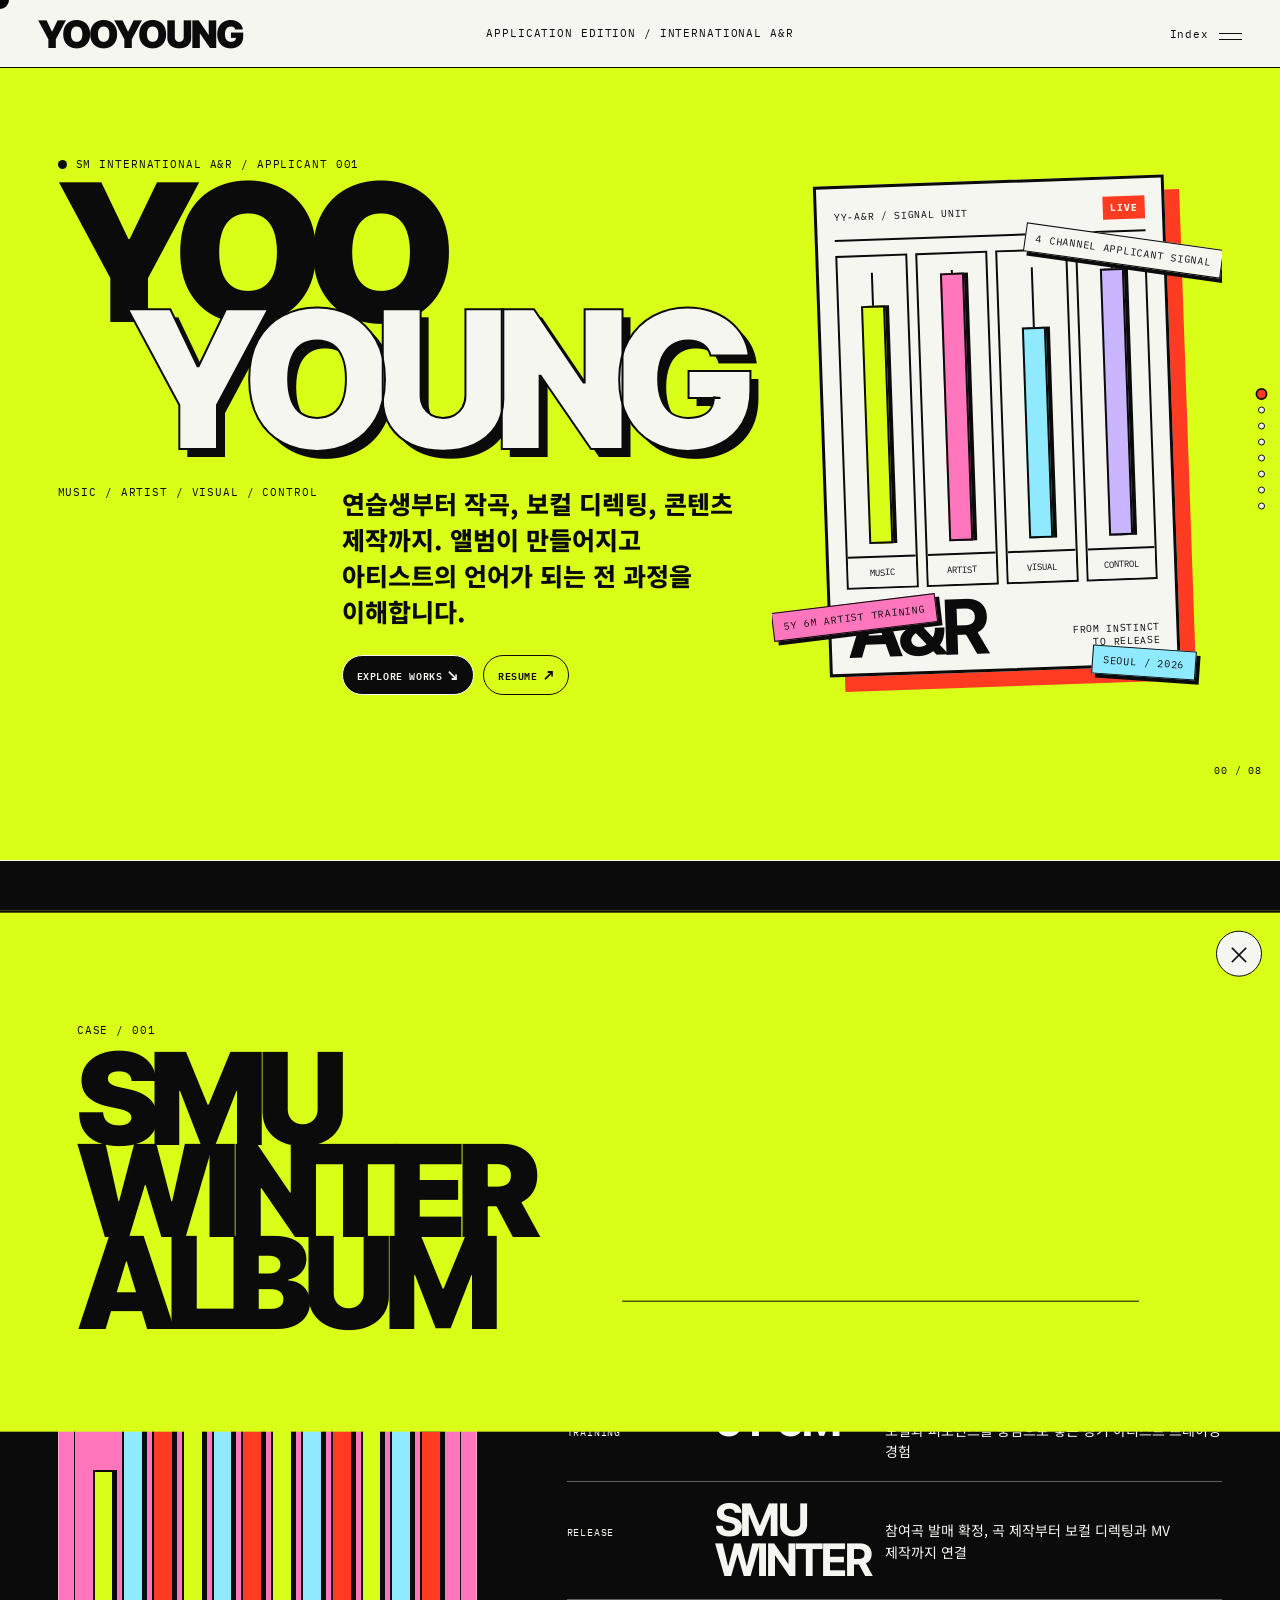
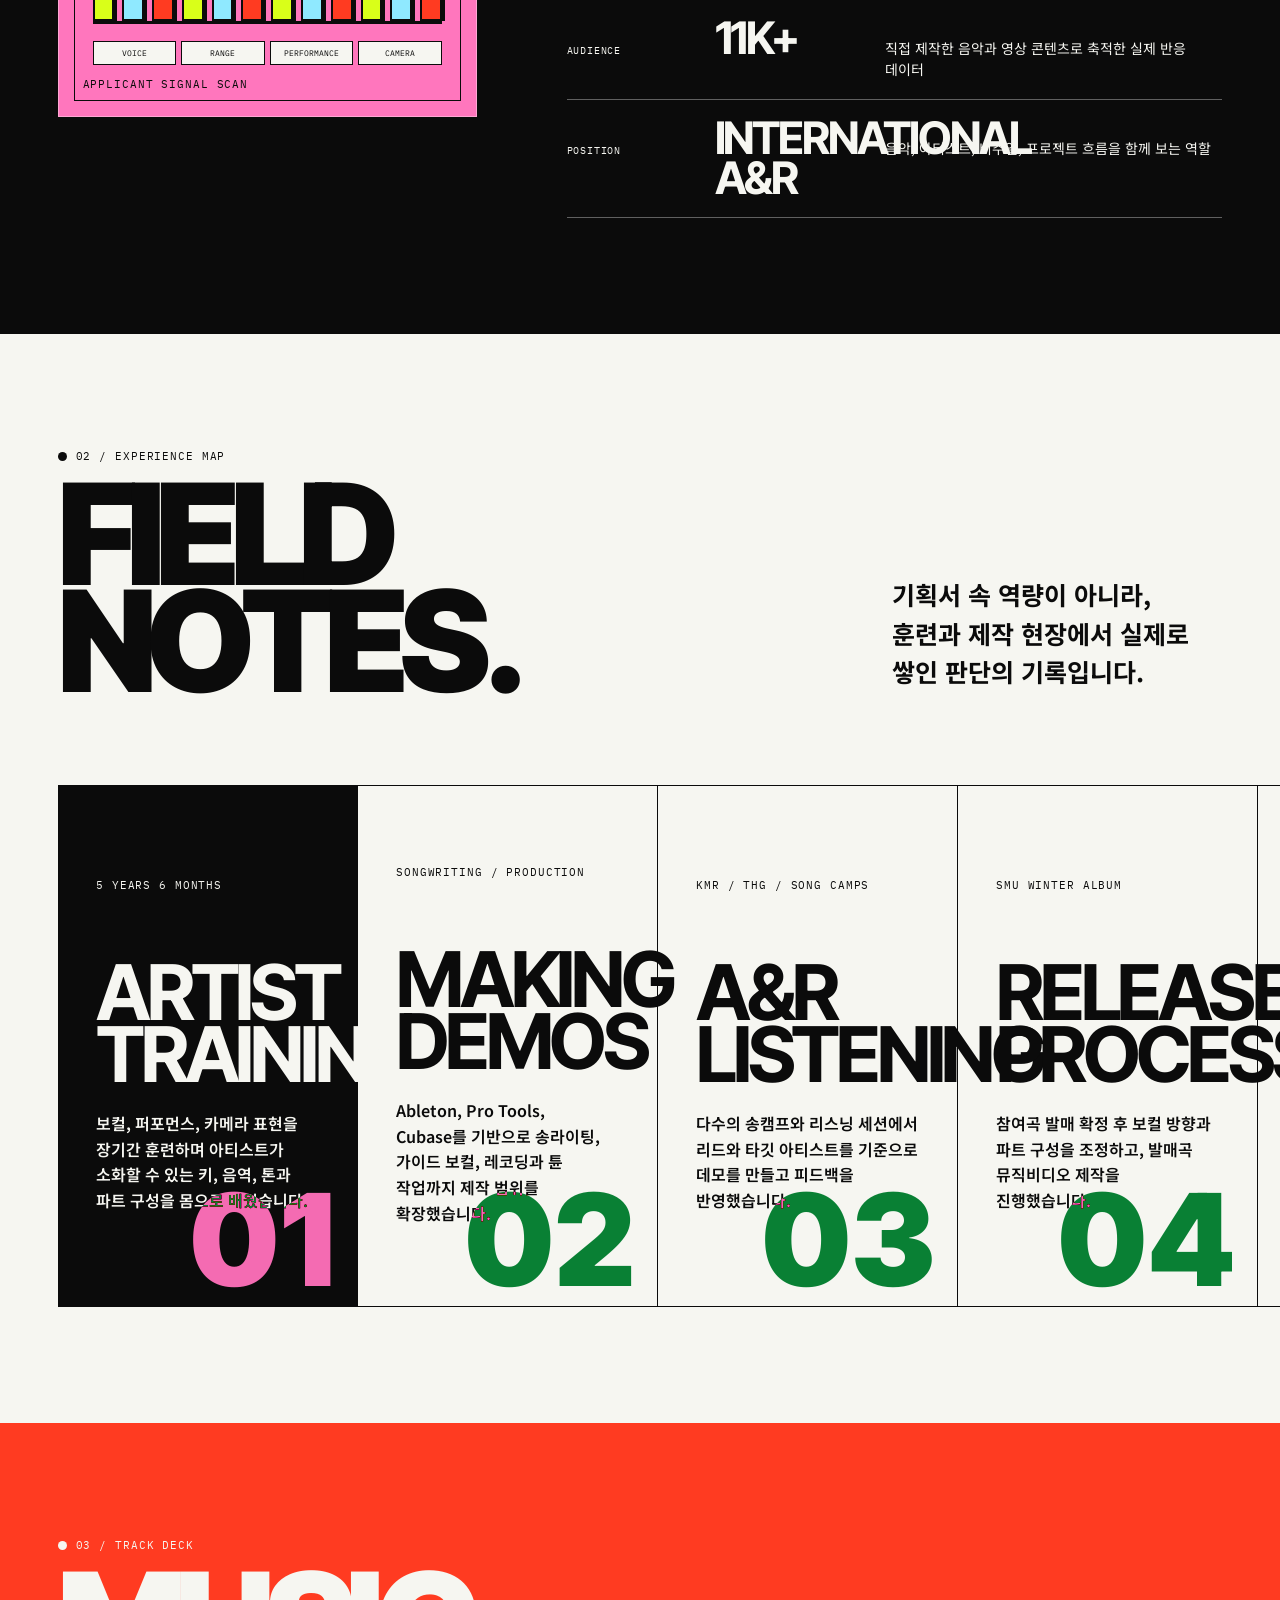
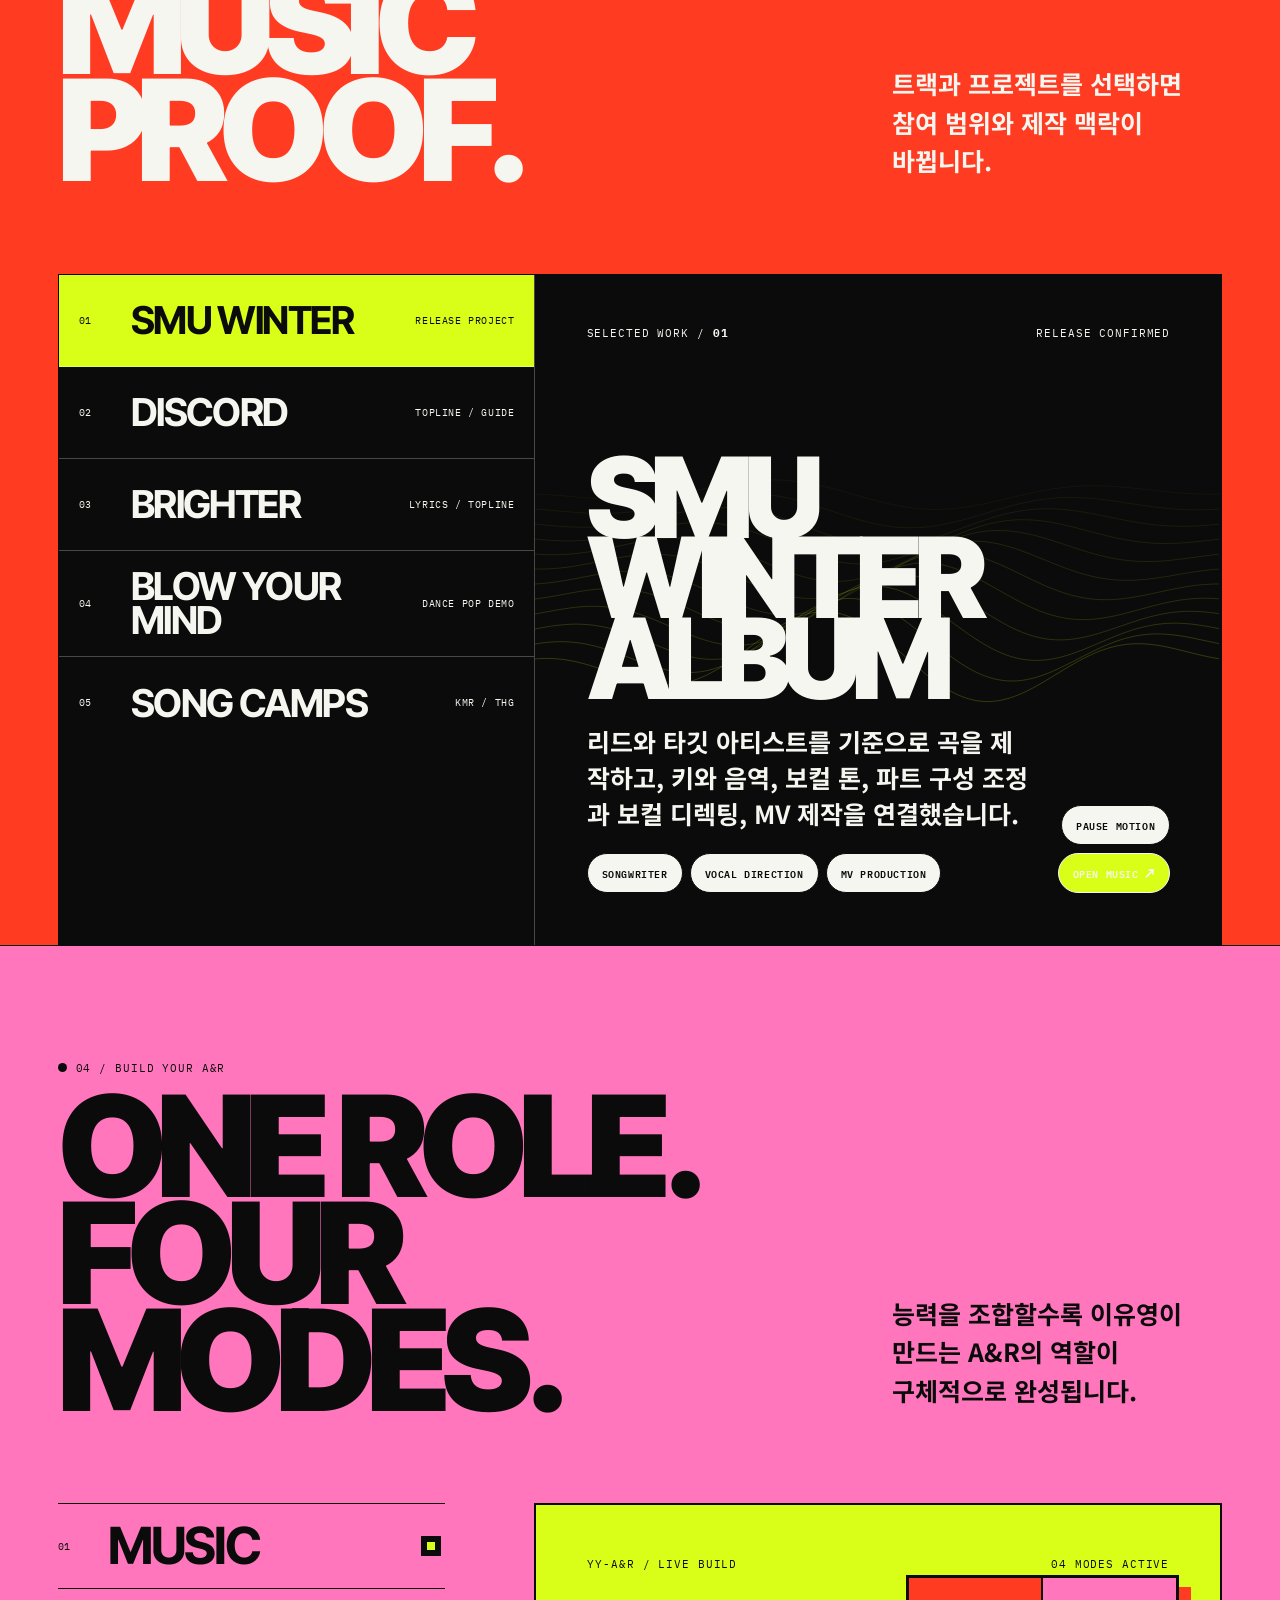
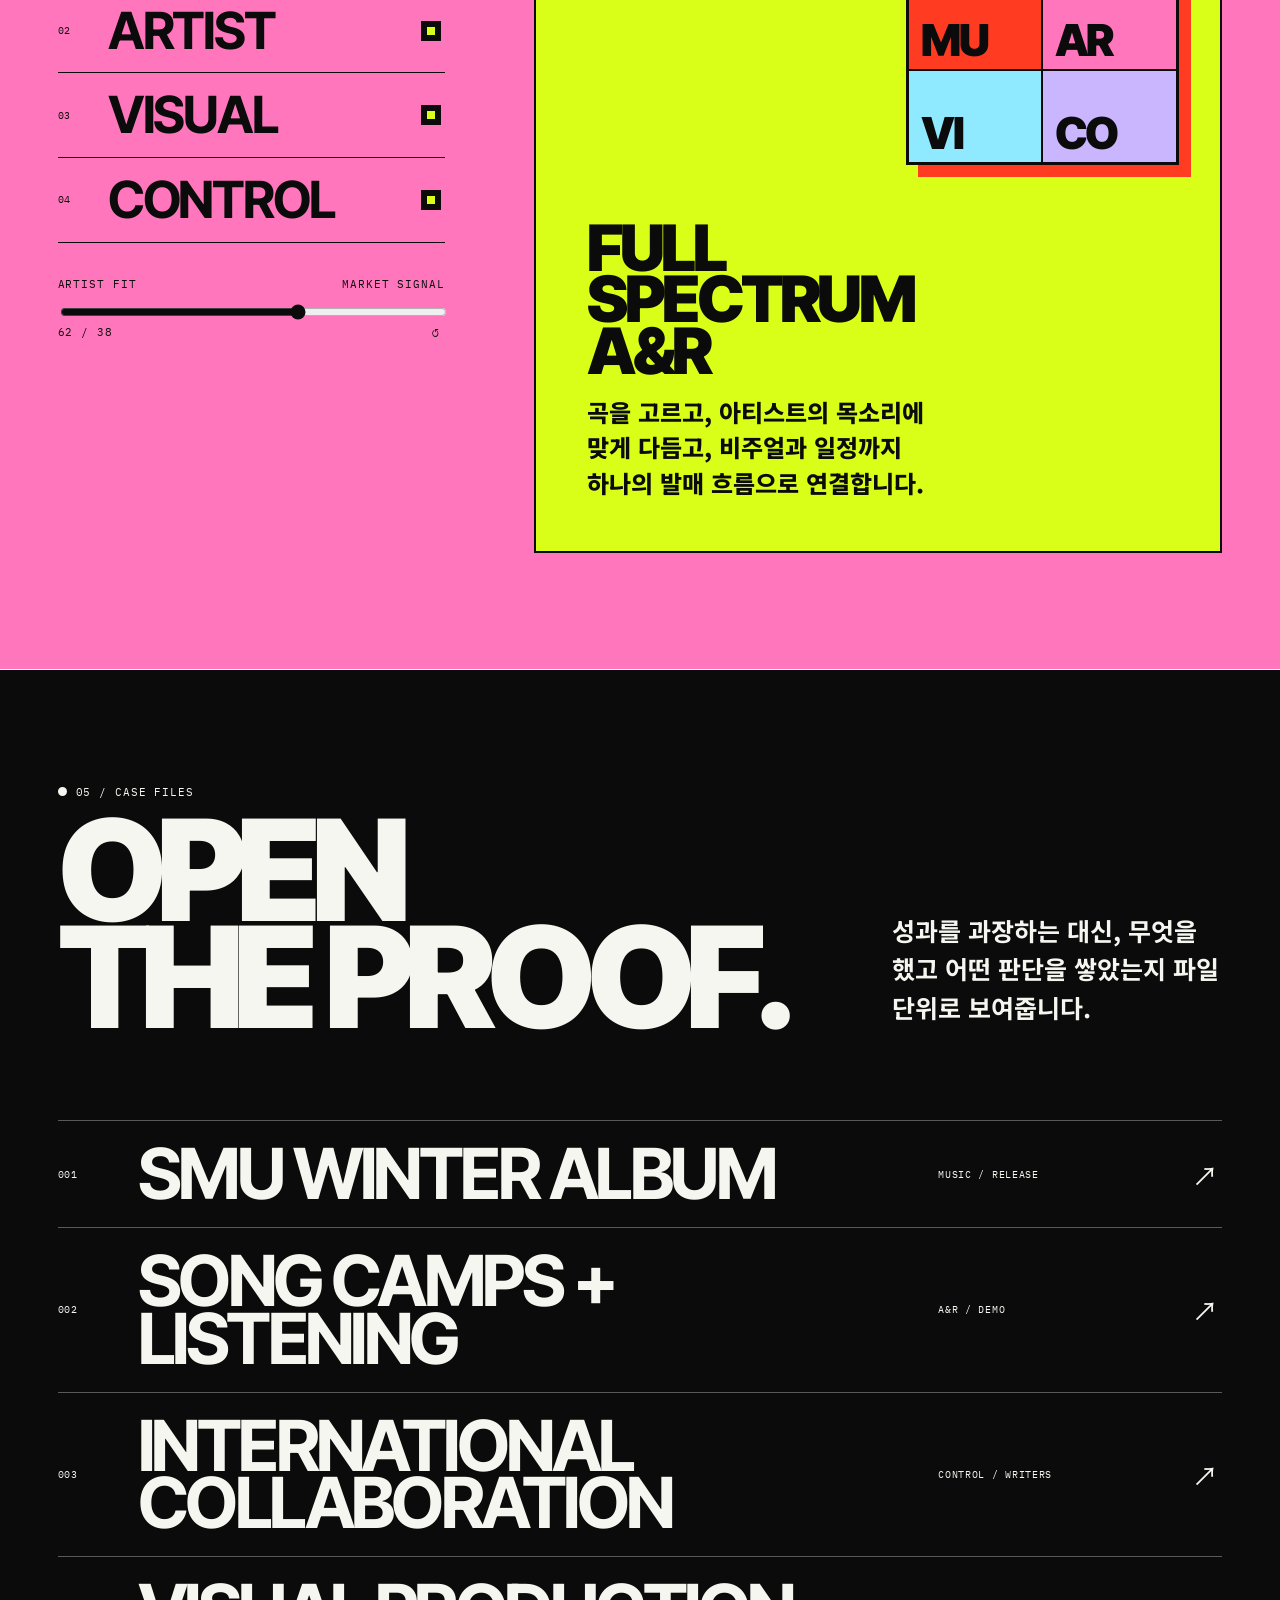
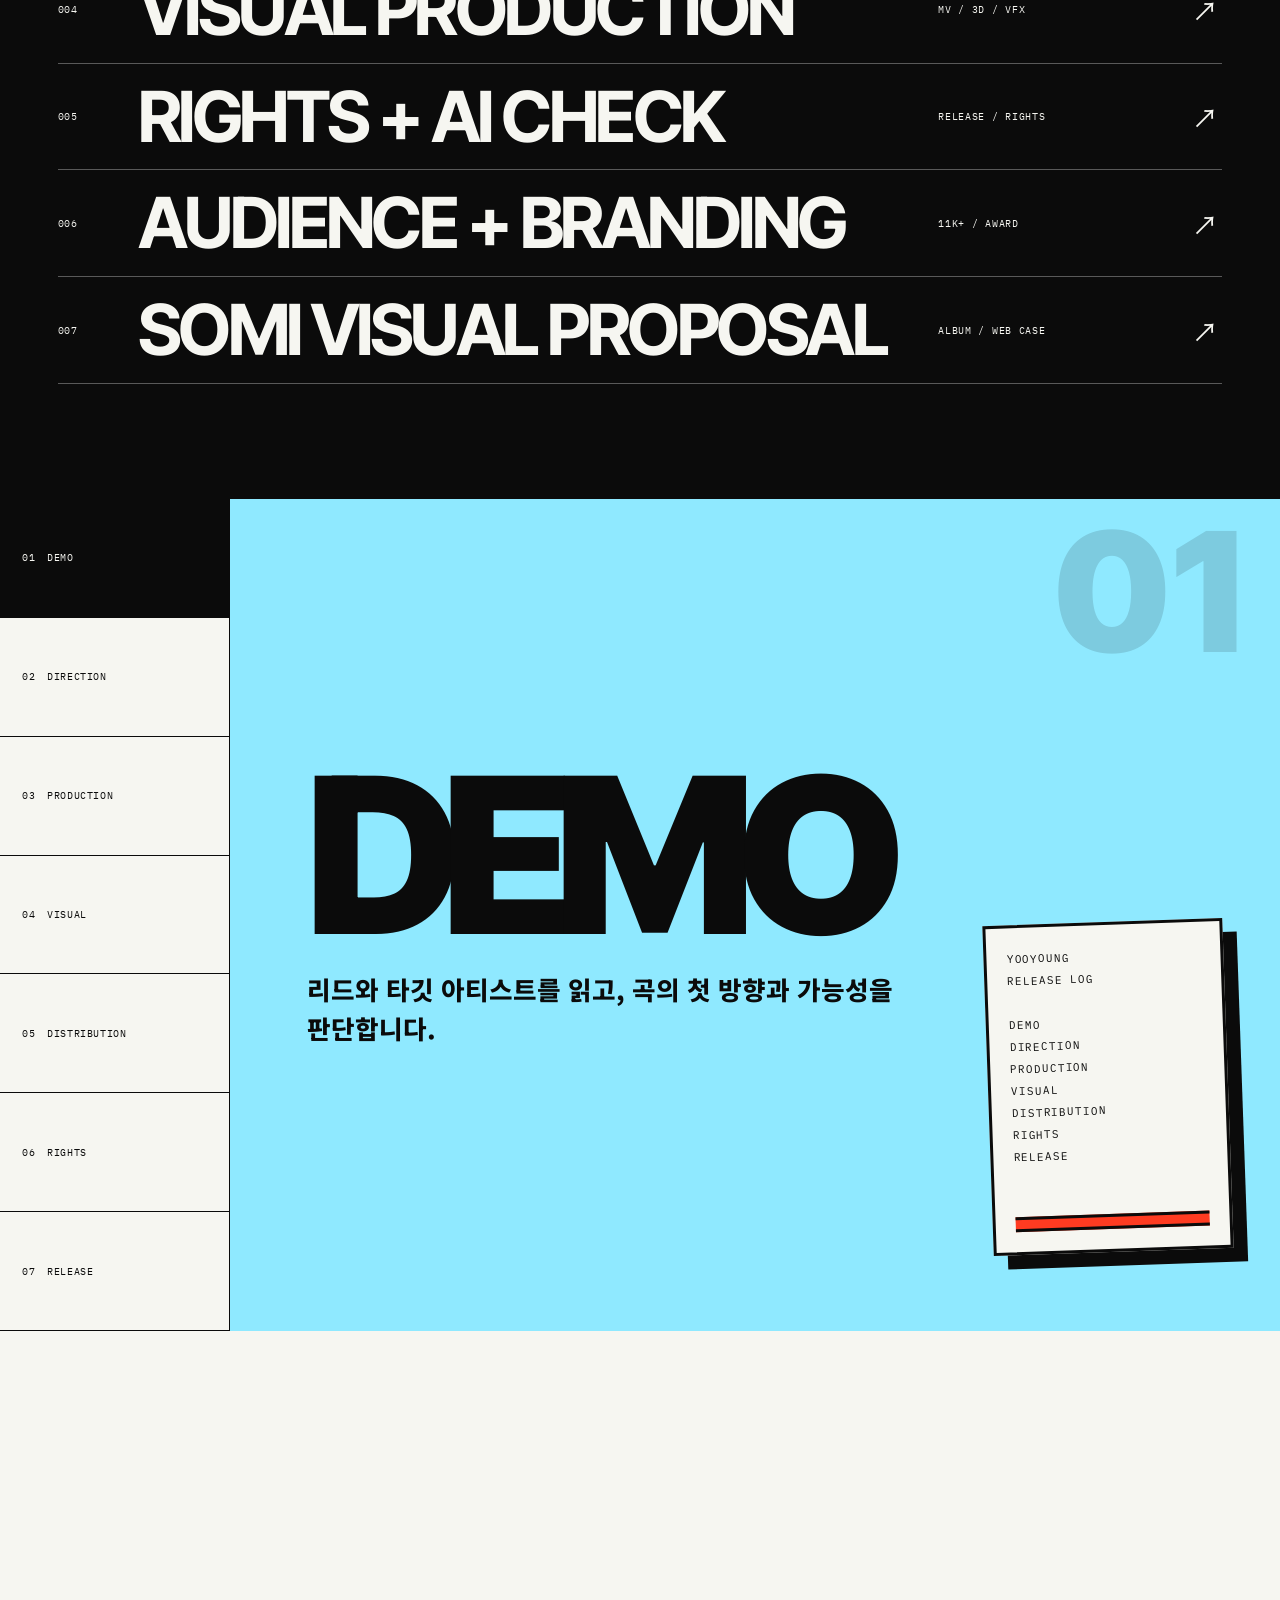
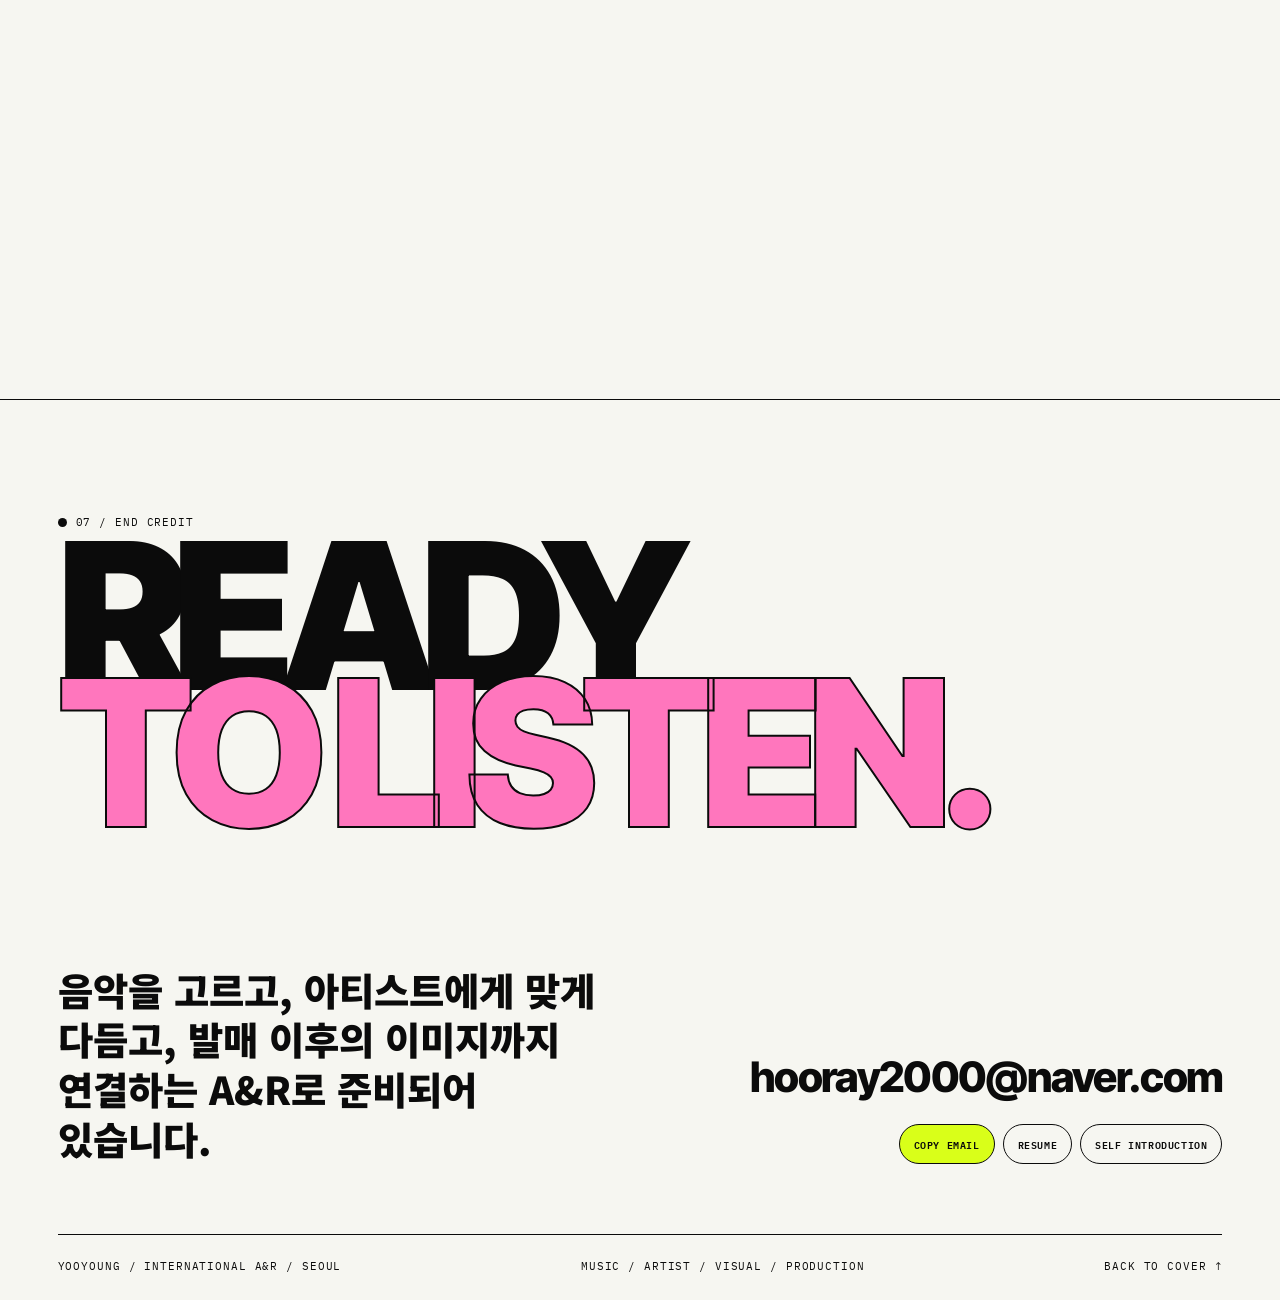
<file: index.html>
<!doctype html>
<html lang="ko">
<head>
  <meta charset="utf-8">
  <meta name="viewport" content="width=device-width,initial-scale=1,viewport-fit=cover">
  <meta name="description" content="이유영의 SM International A&R 지원을 위한 음악, 아티스트 인사이트, 비주얼, 프로덕션 포트폴리오.">
  <meta name="robots" content="noindex,nofollow">
  <meta name="theme-color" content="#d9ff19">
  <meta property="og:title" content="YOOYOUNG - International A&R">
  <meta property="og:description" content="From artist instinct to release control.">
  <title>YOOYOUNG - International A&R</title>
  <link rel="icon" href="favicon.svg" type="image/svg+xml">
  <link rel="preconnect" href="https://fonts.googleapis.com">
  <link rel="preconnect" href="https://fonts.gstatic.com" crossorigin>
  <link href="https://fonts.googleapis.com/css2?family=IBM+Plex+Mono:wght@400;500;600&family=Inter+Tight:wght@500;600;700;800;900&family=Noto+Sans+KR:wght@400;500;700;900&display=swap" rel="stylesheet">
  <style>
    :root{--ink:#0b0b0b;--paper:#f6f6f1;--acid:#d9ff19;--pink:#ff76bd;--red:#ff3b21;--ice:#8fe9ff;--lilac:#c9b6ff;--display:"Inter Tight",Arial,sans-serif;--body:"Noto Sans KR","Apple SD Gothic Neo",Arial,sans-serif;--mono:"IBM Plex Mono",monospace;--ease:cubic-bezier(.2,.78,.2,1);--header:68px}
    *{box-sizing:border-box}html{scroll-behavior:smooth;background:var(--ink)}body{margin:0;color:var(--ink);background:var(--paper);font-family:var(--body);overflow-x:hidden}body.menu-open,body.modal-open{overflow:hidden}button,a,input{font:inherit}button,a{color:inherit}button{border:0;background:none;cursor:pointer}a{text-decoration:none}::selection{color:var(--paper);background:var(--ink)}
    .skip{position:fixed;left:12px;top:-60px;z-index:300;padding:10px 14px;background:var(--acid);border:1px solid var(--ink)}.skip:focus{top:12px}
    .mono{font-family:var(--mono);font-size:11px;line-height:1.35;letter-spacing:.08em;text-transform:uppercase}.kicker{display:flex;align-items:center;gap:9px;margin:0 0 18px;font-family:var(--mono);font-size:11px;letter-spacing:.08em;text-transform:uppercase}.kicker:before{content:"";width:9px;height:9px;border-radius:50%;background:currentColor}.display{margin:0;font-family:var(--display);font-size:clamp(68px,11vw,166px);font-weight:900;line-height:.76;letter-spacing:-.065em;text-transform:uppercase}.body-copy{font-size:clamp(17px,2vw,25px);font-weight:700;line-height:1.55;word-break:keep-all}.section{position:relative;border-top:1px solid currentColor;overflow:clip}.section-inner{width:min(100%,1600px);margin:0 auto;padding:clamp(72px,9vw,144px) clamp(18px,4.5vw,72px)}.section-head{display:grid;grid-template-columns:minmax(0,1.4fr) minmax(260px,.6fr);align-items:end;gap:clamp(28px,5vw,90px);margin-bottom:clamp(48px,7vw,110px)}.section-head .body-copy{max-width:540px;margin:0 0 4px}
    .pill{display:inline-flex;align-items:center;justify-content:center;gap:6px;min-height:40px;padding:9px 14px;border:1px solid currentColor;border-radius:999px;font-family:var(--mono);font-size:10px;font-weight:600;letter-spacing:.06em;text-transform:uppercase;transition:transform .25s var(--ease),background .25s,color .25s}.pill:hover,.pill:focus-visible{transform:translateY(-3px)}.pill.solid{color:var(--paper);background:var(--ink)}.pill.acid{background:var(--acid)}.pill.white{color:var(--ink);background:var(--paper)}.arrow{font-size:16px;line-height:0}
    .loader{position:fixed;inset:0;z-index:400;display:grid;place-items:center;color:var(--acid);background:var(--ink);transition:clip-path .8s var(--ease);clip-path:inset(0)}.loader.done{clip-path:inset(0 0 100% 0);pointer-events:none}.loader-word{font-family:var(--display);font-size:clamp(46px,10vw,140px);font-weight:900;letter-spacing:-.06em}.loader-word span{display:inline-block;animation:loader-bend .7s var(--ease) infinite alternate}.loader-word span:nth-child(2){animation-delay:.08s}.loader-word span:nth-child(3){animation-delay:.16s}.loader-word span:nth-child(4){animation-delay:.24s}.loader-word span:nth-child(5){animation-delay:.32s}.loader-word span:nth-child(6){animation-delay:.4s}.loader-word span:nth-child(7){animation-delay:.48s}.loader-word span:nth-child(8){animation-delay:.56s}@keyframes loader-bend{to{transform:translateY(-.18em) rotate(5deg)}}
    .site-header{position:sticky;top:0;z-index:100;height:var(--header);display:grid;grid-template-columns:1fr auto 1fr;align-items:center;padding:0 clamp(14px,3vw,38px);border-bottom:1px solid var(--ink);background:rgba(246,246,241,.94);backdrop-filter:blur(16px)}.brand{justify-self:start;font-family:var(--display);font-size:clamp(24px,3vw,38px);font-weight:900;line-height:1;letter-spacing:-.05em}.edition{justify-self:center}.index-button{justify-self:end;display:flex;align-items:center;gap:10px;padding:10px 0;font-family:var(--mono);font-size:11px;letter-spacing:.08em}.index-button i,.index-button i:before{display:block;width:23px;height:1px;background:currentColor;transition:transform .3s var(--ease)}.index-button i{position:relative}.index-button i:before{content:"";position:absolute;top:6px}.menu-open .index-button i{transform:translateY(3px) rotate(45deg)}.menu-open .index-button i:before{transform:translateY(-6px) rotate(90deg)}
    .progress{position:fixed;right:15px;top:50%;z-index:90;display:grid;gap:9px;transform:translateY(-50%)}.progress a{width:7px;height:7px;border:1px solid var(--ink);border-radius:50%;background:var(--paper);transition:transform .25s,background .25s}.progress a.active{transform:scale(1.7);background:var(--red)}
    .index-menu{position:fixed;inset:0;z-index:80;display:grid;grid-template-rows:var(--header) 1fr;visibility:hidden;color:var(--paper);background:var(--ink);clip-path:inset(0 0 100% 0);transition:clip-path .65s var(--ease),visibility 0s .65s}.menu-open .index-menu{visibility:visible;clip-path:inset(0);transition:clip-path .65s var(--ease),visibility 0s}.menu-spacer{border-bottom:1px solid rgba(255,255,255,.25)}.menu-content{display:grid;grid-template-columns:1.25fr .75fr;gap:48px;align-items:end;padding:clamp(86px,9vw,140px) clamp(18px,5vw,76px) clamp(30px,4vw,58px)}.menu-links{display:grid}.menu-link{display:grid;grid-template-columns:44px 1fr auto;gap:14px;align-items:baseline;padding:9px 0;border-bottom:1px solid rgba(255,255,255,.22);font-family:var(--display);text-align:left}.menu-link span{font-family:var(--mono);font-size:10px;letter-spacing:.08em}.menu-link b{font-size:clamp(42px,7vw,104px);line-height:.8;letter-spacing:-.055em;text-transform:uppercase;transition:padding .25s var(--ease),color .25s}.menu-link:hover b,.menu-link:focus-visible b{padding-left:3vw;color:var(--acid)}.menu-link em{font-family:var(--mono);font-size:11px;font-style:normal}.menu-side{align-self:stretch;display:flex;flex-direction:column;justify-content:space-between;border-left:1px solid rgba(255,255,255,.22);padding-left:28px}.menu-side strong{font-family:var(--display);font-size:clamp(44px,7vw,100px);line-height:.8;letter-spacing:-.06em;text-transform:uppercase;color:var(--pink)}.menu-side p{max-width:310px;margin:0;font-size:15px;line-height:1.6}
    .cover{min-height:88svh;color:var(--ink);background:var(--acid)}.cover-inner{position:relative;min-height:calc(88svh - var(--header));display:grid;grid-template-columns:minmax(0,1.2fr) minmax(330px,.8fr);align-items:center;gap:3vw;padding:clamp(24px,4vw,58px) clamp(18px,4.5vw,72px) 64px}.cover-copy{position:relative;z-index:3}.cover-title{margin:0;font-family:var(--display);font-size:clamp(84px,15vw,238px);font-weight:900;line-height:.66;letter-spacing:-.08em;text-transform:uppercase}.cover-title span{display:block}.cover-title span:nth-child(2){margin-left:.36em;color:var(--paper);-webkit-text-stroke:2px var(--ink);text-shadow:8px 8px 0 var(--ink)}.cover-intro{display:grid;grid-template-columns:auto minmax(0,620px);gap:24px;align-items:start;margin-top:42px}.cover-intro p{margin:0;font-size:clamp(17px,2vw,25px);font-weight:800;line-height:1.45;word-break:keep-all}.cover-actions{display:flex;flex-wrap:wrap;gap:9px;margin-top:25px}.specimen-stage{position:relative;min-height:min(69svh,720px);isolation:isolate}.orbit{position:absolute;inset:2%;animation:spin 24s linear infinite}.orbit svg{width:100%;height:100%;overflow:visible}.orbit text{font-family:var(--mono);font-size:23px;font-weight:600;letter-spacing:4px;fill:var(--ink)}@keyframes spin{to{transform:rotate(360deg)}}.specimen{--mx:0;--my:0;position:absolute;left:50%;top:50%;width:min(58%,330px);aspect-ratio:.72;transform:translate(calc(-50% + var(--mx)*18px),calc(-50% + var(--my)*18px)) rotate(calc(-8deg + var(--mx)*6deg));border:3px solid var(--ink);border-radius:64% 36% 48% 52% / 35% 57% 43% 65%;background:var(--ink);box-shadow:18px 15px 0 var(--pink),-16px -13px 0 var(--paper);transition:border-radius .7s var(--ease),transform .18s linear;overflow:hidden}.specimen:before{content:"A&R";position:absolute;left:50%;top:50%;transform:translate(-50%,-50%) rotate(90deg);font-family:var(--display);font-size:clamp(78px,10vw,150px);font-weight:900;line-height:.7;color:var(--acid)}.specimen:after{content:"";position:absolute;left:17%;top:14%;width:66%;height:72%;border:2px solid var(--pink);border-radius:49% 51% 61% 39% / 44% 34% 66% 56%;animation:shape-shift 5s var(--ease) infinite alternate}@keyframes shape-shift{to{border-radius:35% 65% 42% 58% / 67% 47% 53% 33%;transform:rotate(24deg)}}.pierce{position:absolute;z-index:3;width:clamp(22px,3vw,48px);aspect-ratio:1;border:2px solid var(--ink);border-radius:50%;background:var(--red);box-shadow:5px 5px 0 var(--ink)}.pierce.a{left:18%;top:29%}.pierce.b{right:13%;bottom:22%;background:var(--ice)}.stamp{position:absolute;z-index:4;padding:7px 10px;border:1px solid var(--ink);font-family:var(--mono);font-size:10px;letter-spacing:.08em;text-transform:uppercase;background:var(--paper);box-shadow:4px 4px 0 var(--ink)}.stamp.a{right:0;top:16%;transform:rotate(8deg)}.stamp.b{left:0;bottom:13%;transform:rotate(-7deg);background:var(--pink)}.stamp.c{right:6%;bottom:5%;transform:rotate(4deg);background:var(--ice)}.cover-index{position:absolute;right:18px;bottom:15px;font-family:var(--mono);font-size:10px;letter-spacing:.08em}
    .scanner{color:var(--paper);background:var(--ink)}.scanner .section-inner{min-height:100svh;display:grid;align-content:center}.scan-layout{display:grid;grid-template-columns:minmax(320px,.78fr) minmax(0,1.22fr);gap:clamp(44px,7vw,120px);align-items:center}.scan-object{position:relative;min-height:640px;border:1px solid rgba(255,255,255,.35);background:var(--pink);overflow:hidden}.scan-object:before{content:"";position:absolute;inset:15px;border:1px solid var(--ink)}.scan-figure{position:absolute;left:50%;top:48%;width:50%;height:72%;transform:translate(-50%,-50%);border:3px solid var(--ink);border-radius:50% 50% 35% 65% / 42% 43% 57% 58%;background:var(--paper);box-shadow:14px 14px 0 var(--red)}.scan-figure:before,.scan-figure:after{content:"";position:absolute;border:2px solid var(--ink);border-radius:50%;background:var(--ice)}.scan-figure:before{left:19%;top:26%;width:24%;height:15%}.scan-figure:after{right:13%;top:23%;width:34%;height:24%;background:var(--acid)}.scan-mouth{position:absolute;left:27%;right:18%;bottom:26%;height:14%;border:2px solid var(--ink);border-radius:50%;background:var(--red);transform:rotate(-9deg)}.scan-line{position:absolute;left:0;right:0;top:8%;z-index:5;height:12px;background:var(--acid);box-shadow:0 0 28px var(--acid);animation:scan 3.8s var(--ease) infinite}@keyframes scan{50%{top:88%}}.scan-no{position:absolute;z-index:6;right:26px;top:26px;font-family:var(--display);font-size:clamp(52px,7vw,94px);font-weight:900;letter-spacing:-.06em}.scan-label{position:absolute;z-index:6;left:24px;bottom:24px;color:var(--ink)}.identity h2{font-size:clamp(74px,10vw,154px)}.identity-intro{max-width:840px;margin:38px 0 54px;font-size:clamp(20px,2.4vw,34px);font-weight:800;line-height:1.4;word-break:keep-all}.identity-table{border-top:1px solid rgba(255,255,255,.35)}.identity-row{display:grid;grid-template-columns:130px minmax(110px,.45fr) 1fr;gap:18px;align-items:baseline;padding:18px 0;border-bottom:1px solid rgba(255,255,255,.35)}.identity-row span{font-family:var(--mono);font-size:10px;letter-spacing:.08em;text-transform:uppercase}.identity-row strong{font-family:var(--display);font-size:clamp(27px,3.5vw,52px);line-height:.9;letter-spacing:-.045em;text-transform:uppercase}.identity-row p{margin:0;font-size:14px;line-height:1.55;word-break:keep-all}
    .experience{background:var(--paper)}.experience .section-inner{padding-right:0}.experience .section-head{padding-right:clamp(18px,4.5vw,72px)}.timeline-track{display:grid;grid-auto-flow:column;grid-auto-columns:minmax(300px,35vw);overflow-x:auto;overscroll-behavior-x:contain;scroll-snap-type:x mandatory;border-top:1px solid var(--ink);border-bottom:1px solid var(--ink);scrollbar-width:thin}.timeline-item{position:relative;min-height:520px;padding:28px clamp(20px,3vw,42px);border-right:1px solid var(--ink);scroll-snap-align:start;text-align:left;transition:color .3s,background .3s}.timeline-item:hover,.timeline-item:focus-visible,.timeline-item.active{color:var(--paper);background:var(--ink)}.timeline-item .time{display:block;margin-bottom:70px;font-family:var(--mono);font-size:11px;letter-spacing:.08em}.timeline-item b{display:block;font-family:var(--display);font-size:clamp(48px,6vw,90px);line-height:.8;letter-spacing:-.055em;text-transform:uppercase}.timeline-item p{max-width:390px;margin:26px 0 0;font-size:16px;font-weight:600;line-height:1.6;word-break:keep-all}.timeline-item .ordinal{position:absolute;right:22px;bottom:14px;font-family:var(--display);font-size:clamp(90px,10vw,150px);font-weight:900;line-height:.8;color:var(--pink);mix-blend-mode:difference}
    .tracks{color:var(--paper);background:var(--red)}.tracks .section-inner{padding-bottom:0}.deck{display:grid;grid-template-columns:minmax(300px,.82fr) minmax(0,1.18fr);border:1px solid var(--ink);border-bottom:0;background:var(--ink)}.track-list{border-right:1px solid rgba(255,255,255,.25)}.track-button{width:100%;display:grid;grid-template-columns:38px 1fr auto;gap:14px;align-items:center;min-height:92px;padding:18px 20px;border-bottom:1px solid rgba(255,255,255,.25);color:var(--paper);text-align:left;transition:color .25s,background .25s}.track-button:last-child{border-bottom:0}.track-button span,.track-button small{font-family:var(--mono);font-size:10px;letter-spacing:.06em;text-transform:uppercase}.track-button b{font-family:var(--display);font-size:clamp(26px,3vw,43px);line-height:.9;letter-spacing:-.04em;text-transform:uppercase}.track-button:hover,.track-button:focus-visible,.track-button.active{color:var(--ink);background:var(--acid)}.track-console{position:relative;min-height:670px;padding:clamp(24px,4vw,60px);display:flex;flex-direction:column;justify-content:space-between;overflow:hidden}.wave{position:absolute;inset:0;width:100%;height:100%;opacity:.55}.console-top,.console-bottom{position:relative;z-index:2}.console-top{display:flex;justify-content:space-between;gap:20px}.console-title{max-width:860px;margin:46px 0 24px;font-family:var(--display);font-size:clamp(70px,10vw,152px);font-weight:900;line-height:.72;letter-spacing:-.07em;text-transform:uppercase;overflow-wrap:anywhere}.console-role{max-width:720px;margin:0 0 22px;font-size:clamp(17px,2vw,25px);font-weight:700;line-height:1.45}.console-bottom{display:flex;align-items:flex-end;justify-content:space-between;gap:24px}.console-meta{display:flex;flex-wrap:wrap;gap:7px}.console-actions{display:flex;gap:8px;flex-wrap:wrap;justify-content:flex-end}
    .builder{background:var(--pink)}.builder-layout{display:grid;grid-template-columns:minmax(300px,.72fr) minmax(0,1.28fr);gap:clamp(36px,7vw,110px);align-items:stretch}.builder-controls{border-top:1px solid var(--ink)}.mode-toggle{position:relative;width:100%;display:grid;grid-template-columns:36px 1fr 24px;gap:14px;align-items:center;padding:20px 0;border-bottom:1px solid var(--ink);text-align:left}.mode-toggle span{font-family:var(--mono);font-size:10px}.mode-toggle b{font-family:var(--display);font-size:clamp(31px,4vw,52px);line-height:.85;letter-spacing:-.04em;text-transform:uppercase}.mode-toggle i{width:20px;height:20px;border:1px solid var(--ink);border-radius:50%;transition:box-shadow .25s,background .25s}.mode-toggle.active i{background:var(--acid);box-shadow:inset 0 0 0 5px var(--ink)}.balance{margin-top:34px}.balance-head{display:flex;justify-content:space-between;margin-bottom:10px}.balance input{width:100%;accent-color:var(--ink)}.builder-output{position:relative;min-height:650px;display:flex;flex-direction:column;justify-content:space-between;padding:clamp(24px,4vw,54px);border:2px solid var(--ink);background:var(--acid);overflow:hidden}.builder-output:after{content:"";position:absolute;right:-7%;bottom:-16%;width:48%;aspect-ratio:1;border:40px solid var(--pink);border-radius:50%;background:var(--ink)}.build-code{display:flex;justify-content:space-between;position:relative;z-index:2}.build-object{--build-scale:1;position:absolute;left:50%;top:46%;width:min(45%,290px);aspect-ratio:.76;transform:translate(-50%,-50%) scale(var(--build-scale)) rotate(-5deg);border:3px solid var(--ink);border-radius:52% 48% 67% 33% / 32% 59% 41% 68%;background:var(--paper);box-shadow:14px 14px 0 var(--red);transition:border-radius .55s var(--ease),transform .55s var(--ease),background .4s}.build-object:before{content:"";position:absolute;left:16%;top:18%;width:68%;height:38%;border:3px solid var(--ink);border-radius:50%;background:var(--ice)}.build-object:after{content:"";position:absolute;left:27%;right:16%;bottom:19%;height:16%;border:3px solid var(--ink);border-radius:50%;background:var(--red)}.builder-output[data-count="1"] .build-object{border-radius:70% 30% 40% 60% / 45% 30% 70% 55%}.builder-output[data-count="2"] .build-object{border-radius:40% 60% 70% 30% / 60% 35% 65% 40%;background:var(--ice)}.builder-output[data-count="3"] .build-object{border-radius:31% 69% 42% 58% / 63% 37% 63% 37%;background:var(--lilac)}.builder-output[data-count="4"] .build-object{border-radius:61% 39% 35% 65% / 38% 68% 32% 62%;transform:translate(-50%,-50%) scale(var(--build-scale)) rotate(7deg)}.output-copy{position:relative;z-index:2;max-width:720px;margin-top:auto}.output-copy h3{margin:0 0 18px;font-family:var(--display);font-size:clamp(48px,6.5vw,98px);font-weight:900;line-height:.8;letter-spacing:-.055em;text-transform:uppercase}.output-copy p{max-width:650px;margin:0;font-size:clamp(17px,2vw,24px);font-weight:800;line-height:1.48;word-break:keep-all}
    .files{color:var(--paper);background:var(--ink)}.case-index{border-top:1px solid rgba(255,255,255,.32)}.case-row{position:relative;width:100%;display:grid;grid-template-columns:60px minmax(0,1fr) minmax(170px,.3fr) 30px;gap:20px;align-items:center;padding:24px 0;border-bottom:1px solid rgba(255,255,255,.32);color:var(--paper);text-align:left;overflow:hidden}.case-row:before{content:"";position:absolute;inset:0;background:var(--acid);transform:translateX(-101%);transition:transform .45s var(--ease)}.case-row:hover:before,.case-row:focus-visible:before{transform:translateX(0)}.case-row:hover,.case-row:focus-visible{color:var(--ink)}.case-row>*{position:relative;z-index:2}.case-row span,.case-row small{font-family:var(--mono);font-size:10px;letter-spacing:.07em;text-transform:uppercase}.case-row b{font-family:var(--display);font-size:clamp(38px,5.5vw,78px);line-height:.82;letter-spacing:-.05em;text-transform:uppercase}.case-row em{font-size:26px;font-style:normal}
    .story{height:700svh;color:var(--ink);background:var(--paper)}.story-stage{position:sticky;top:var(--header);height:calc(100svh - var(--header));display:grid;grid-template-columns:230px 1fr;overflow:hidden}.story-nav{display:grid;grid-template-rows:repeat(7,1fr);border-right:1px solid var(--ink)}.story-step{display:flex;align-items:center;gap:12px;padding:0 22px;border-bottom:1px solid var(--ink);font-family:var(--mono);font-size:10px;letter-spacing:.06em;text-transform:uppercase;transition:color .3s,background .3s}.story-step.active{color:var(--paper);background:var(--ink)}.story-view{position:relative;display:grid;align-content:center;padding:clamp(24px,6vw,100px);background:var(--story-color,var(--ice));transition:background .5s var(--ease)}.story-count{position:absolute;right:3vw;top:2vw;font-family:var(--display);font-size:clamp(70px,13vw,200px);font-weight:900;line-height:.8;color:rgba(11,11,11,.13)}.story-word{position:relative;z-index:2;margin:0;font-family:var(--display);font-size:clamp(90px,17vw,260px);font-weight:900;line-height:.66;letter-spacing:-.08em;text-transform:uppercase}.story-copy{position:relative;z-index:2;max-width:720px;margin:44px 0 0;font-size:clamp(18px,2vw,28px);font-weight:800;line-height:1.5;word-break:keep-all}.story-shape{position:absolute;right:8%;bottom:9%;width:min(31vw,430px);aspect-ratio:1;border:3px solid var(--ink);border-radius:50% 50% 37% 63% / 33% 57% 43% 67%;background:var(--paper);box-shadow:16px 16px 0 var(--ink);transition:border-radius .7s var(--ease),transform .7s var(--ease),background .5s}
    .end{min-height:100svh;background:var(--paper)}.end .section-inner{min-height:100svh;display:flex;flex-direction:column;justify-content:space-between;padding-top:clamp(80px,9vw,140px);padding-bottom:26px}.end-title{margin:0;font-family:var(--display);font-size:clamp(86px,16vw,250px);font-weight:900;line-height:.67;letter-spacing:-.08em;text-transform:uppercase}.end-title span{display:block}.end-title span:nth-child(2){color:var(--pink);-webkit-text-stroke:2px var(--ink)}.end-grid{display:grid;grid-template-columns:1fr 1fr;gap:40px;align-items:end;margin-top:70px}.end-statement{max-width:780px;margin:0;font-size:clamp(22px,3vw,42px);font-weight:900;line-height:1.3;word-break:keep-all}.end-actions{display:grid;justify-items:end;gap:10px}.email{font-family:var(--display);font-size:clamp(24px,4vw,56px);font-weight:800;letter-spacing:-.04em;overflow-wrap:anywhere}.document-actions{display:flex;flex-wrap:wrap;justify-content:flex-end;gap:8px;margin-top:12px}.credit-line{display:flex;justify-content:space-between;gap:18px;padding-top:24px;margin-top:70px;border-top:1px solid var(--ink)}
    .case-drawer{position:fixed;inset:auto 0 0;z-index:160;max-height:88svh;overflow:auto;color:var(--ink);background:var(--acid);border-top:2px solid var(--ink);transform:translateY(102%);transition:transform .6s var(--ease)}.case-drawer.open{transform:translateY(0)}.drawer-close,.dialog-close{position:sticky;top:18px;z-index:3;float:right;margin:18px 18px 0 0;width:46px;height:46px;border:1px solid var(--ink);border-radius:50%;background:var(--paper);font-size:24px}.drawer-inner{display:grid;grid-template-columns:.7fr 1.3fr;gap:clamp(30px,7vw,110px);padding:clamp(64px,8vw,120px) clamp(18px,6vw,96px)}.drawer-inner h3{margin:14px 0 0;font-family:var(--display);font-size:clamp(64px,10vw,150px);font-weight:900;line-height:.72;letter-spacing:-.065em;text-transform:uppercase}.drawer-copy{align-self:end}.drawer-lead{font-size:clamp(20px,2.4vw,34px);font-weight:900;line-height:1.4;word-break:keep-all}.drawer-facts{margin-top:34px;border-top:1px solid var(--ink)}.drawer-fact{display:grid;grid-template-columns:140px 1fr;gap:20px;padding:14px 0;border-bottom:1px solid var(--ink)}.drawer-fact b{font-family:var(--mono);font-size:10px;letter-spacing:.07em;text-transform:uppercase}.drawer-fact span{font-size:14px;font-weight:700;line-height:1.5}.drawer-action{margin-top:28px}.doc-dialog{width:calc(100% - 28px);height:calc(100svh - 28px);max-width:none;max-height:none;margin:14px;padding:0;border:1px solid var(--ink);background:var(--paper)}.doc-dialog::backdrop{background:rgba(0,0,0,.82)}.doc-dialog .dialog-close{position:absolute;right:0;top:0}.doc-frame{width:100%;height:100%;border:0;background:var(--paper)}.toast{position:fixed;left:50%;bottom:26px;z-index:260;padding:11px 15px;border:1px solid var(--ink);border-radius:999px;background:var(--acid);font-family:var(--mono);font-size:10px;letter-spacing:.08em;transform:translate(-50%,30px);opacity:0;transition:.3s var(--ease)}.toast.show{transform:translate(-50%,0);opacity:1}.cursor{position:fixed;left:0;top:0;z-index:500;width:18px;height:18px;border-radius:50%;background:var(--paper);mix-blend-mode:difference;pointer-events:none;transform:translate(-50%,-50%);transition:width .2s,height .2s}.cursor.on{width:48px;height:48px}
    @media(max-width:980px){:root{--header:62px}.edition{display:none}.site-header{grid-template-columns:1fr auto}.cover{min-height:auto}.cover-inner{min-height:0;grid-template-columns:1fr;padding-top:54px}.cover-title{font-size:clamp(86px,21vw,180px)}.cover-title span:nth-child(2){margin-left:.16em}.specimen-stage{min-height:560px}.specimen{width:min(48%,300px)}.scan-layout,.builder-layout,.drawer-inner{grid-template-columns:1fr}.scan-object{min-height:520px;max-width:560px}.identity h2{margin-top:0}.deck{grid-template-columns:1fr}.track-list{border-right:0;border-bottom:1px solid rgba(255,255,255,.25)}.track-console{min-height:600px}.timeline-track{grid-auto-columns:minmax(310px,65vw)}.builder-output{min-height:600px}.build-object{width:min(40%,260px)}.end-grid{grid-template-columns:1fr}.end-actions{justify-items:start}.document-actions{justify-content:flex-start}.story-stage{grid-template-columns:150px 1fr}.story-step{padding:0 12px}.story-shape{width:min(33vw,280px)}}
    @media(max-width:680px){.progress,.cursor{display:none}.section-inner{padding-left:16px;padding-right:16px}.brand{font-size:25px}.site-header{padding:0 14px}.index-button span{display:none}.menu-content{grid-template-columns:1fr;align-items:start;padding:86px 16px 24px;overflow:auto}.menu-side{display:none}.menu-link{grid-template-columns:28px 1fr auto;padding:12px 0}.menu-link b{font-size:clamp(37px,12vw,58px)}.menu-link em{display:none}.cover{min-height:84svh}.cover-inner{padding:38px 16px 38px}.cover-title{font-size:clamp(76px,24vw,118px);line-height:.7}.cover-title span:nth-child(2){text-shadow:4px 4px 0 var(--ink);-webkit-text-stroke:1.5px var(--ink)}.cover-intro{grid-template-columns:1fr;margin-top:34px}.cover-intro .mono{display:none}.specimen-stage{min-height:430px}.orbit{inset:1%}.orbit text{font-size:28px}.specimen{width:min(54%,230px);box-shadow:10px 9px 0 var(--pink),-9px -8px 0 var(--paper)}.stamp.a{right:2%;top:10%}.stamp.b{left:2%;bottom:8%}.stamp.c{right:4%;bottom:18%}.section-head{grid-template-columns:1fr;margin-bottom:52px}.display{font-size:clamp(62px,20vw,105px)}.scanner .section-inner{min-height:auto}.scan-layout{gap:56px}.scan-object{min-height:470px}.scan-figure{width:56%}.identity-intro{margin:28px 0 38px}.identity-row{grid-template-columns:74px 1fr;padding:15px 0}.identity-row p{grid-column:2}.experience .section-inner{padding-left:16px}.experience .section-head{padding-right:16px}.timeline-track{grid-auto-columns:84vw}.timeline-item{min-height:460px}.timeline-item .time{margin-bottom:56px}.tracks .section-inner{padding-left:0;padding-right:0}.tracks .section-head{padding:0 16px}.track-button{grid-template-columns:28px 1fr;padding:16px 14px}.track-button small{grid-column:2}.track-console{min-height:570px;padding:24px 16px}.console-title{font-size:clamp(58px,18vw,92px)}.console-top{font-size:9px}.console-bottom{align-items:flex-start;flex-direction:column}.console-actions{justify-content:flex-start}.builder-layout{gap:46px}.builder-output{min-height:570px;padding:20px}.build-object{width:49%}.output-copy h3{font-size:clamp(48px,15vw,72px)}.case-row{grid-template-columns:32px 1fr 24px;gap:10px;padding:20px 0}.case-row small{display:none}.case-row b{font-size:clamp(34px,12vw,58px)}.story{height:630svh}.story-stage{grid-template-columns:1fr;grid-template-rows:auto 1fr}.story-nav{grid-template-columns:repeat(7,1fr);grid-template-rows:1fr;border-right:0;border-bottom:1px solid var(--ink)}.story-step{min-width:0;justify-content:center;padding:10px 2px;font-size:0}.story-step span{font-size:9px}.story-view{padding:34px 16px 80px;align-content:start}.story-word{margin-top:18vh;font-size:clamp(66px,20vw,102px)}.story-copy{margin-top:28px}.story-shape{right:-8%;bottom:7%;width:48vw;box-shadow:9px 9px 0 var(--ink)}.end .section-inner{padding-left:16px;padding-right:16px}.end-title{font-size:clamp(78px,23vw,120px)}.credit-line{font-size:9px;flex-direction:column}.email{font-size:clamp(22px,7.5vw,34px)}.drawer-inner{padding-top:84px}.drawer-fact{grid-template-columns:90px 1fr}.doc-dialog{width:100%;height:100svh;margin:0;border:0}}
    @media(pointer:coarse){.cursor{display:none}}@media(prefers-reduced-motion:reduce){html{scroll-behavior:auto}*,*:before,*:after{animation-duration:.01ms!important;animation-iteration-count:1!important;transition-duration:.01ms!important}.loader{display:none}}
  </style>
  <style>
    .specimen-stage{overflow:hidden}
    .menu-content{align-items:start;overflow:auto;padding-top:clamp(28px,5vh,56px);padding-bottom:24px}
    .menu-link b{font-size:clamp(36px,6vh,72px)}
    .console-title{font-size:112px;overflow-wrap:normal}
    .signal-board{--tx:0px;--ty:0px;--turn:-2deg;position:absolute;left:50%;top:50%;width:min(78%,440px);height:min(88%,500px);display:grid;grid-template-rows:auto 1fr auto;gap:14px;padding:17px;transform:translate(calc(-50% + var(--tx)),calc(-50% + var(--ty))) rotate(var(--turn));border:3px solid var(--ink);background:var(--paper);box-shadow:15px 15px 0 var(--red);transition:transform .18s linear}
    .signal-head,.signal-footer{display:flex;align-items:center;justify-content:space-between;gap:16px;font-family:var(--mono);font-size:10px;letter-spacing:.07em;text-transform:uppercase}
    .signal-head{padding-bottom:11px;border-bottom:2px solid var(--ink)}
    .signal-head b{padding:5px 8px;color:var(--paper);background:var(--red)}
    .signal-channels{display:grid;grid-template-columns:repeat(4,1fr);gap:8px;min-height:0}
    .signal-channel{position:relative;border:2px solid var(--ink);background:var(--white);overflow:hidden}
    .signal-channel:before{content:"";position:absolute;left:50%;top:16px;bottom:43px;width:2px;transform:translateX(-50%);background:var(--ink)}
    .signal-channel i{position:absolute;left:50%;bottom:43px;width:24px;height:var(--level);max-height:calc(100% - 62px);transform:translateX(-50%);border:2px solid var(--ink);background:var(--acid);box-shadow:4px 0 0 var(--ink);animation:signal-level 2.8s var(--ease) infinite alternate}
    .signal-channel:nth-child(2) i{background:var(--pink);animation-delay:.2s}.signal-channel:nth-child(3) i{background:var(--ice);animation-delay:.4s}.signal-channel:nth-child(4) i{background:var(--lilac);animation-delay:.6s}
    .signal-channel span{position:absolute;left:0;right:0;bottom:0;padding:9px 2px;border-top:2px solid var(--ink);font-family:var(--mono);font-size:9px;text-align:center;text-transform:uppercase;background:var(--paper)}
    .signal-footer{align-items:end}.signal-footer b{font-family:var(--display);font-size:76px;line-height:.7;letter-spacing:-.06em}.signal-footer span{text-align:right}
    @keyframes signal-level{to{height:calc(var(--level) - 16%)}}
    .scan-matrix{position:absolute;inset:100px 34px 92px;display:grid;grid-template-columns:repeat(12,1fr);align-items:end;gap:8px;border-bottom:3px solid var(--ink)}
    .scan-matrix:before{content:"VOICE SIGNAL / 01-12";position:absolute;left:0;top:-24px;font-family:var(--mono);font-size:9px;letter-spacing:.08em;color:var(--ink)}
    .scan-matrix i{display:block;height:var(--level);border:2px solid var(--ink);background:var(--paper);box-shadow:3px 0 0 var(--ink)}
    .scan-matrix i:nth-child(3n+1){background:var(--acid)}.scan-matrix i:nth-child(3n+2){background:var(--ice)}.scan-matrix i:nth-child(3n){background:var(--red)}
    .scan-readout{position:absolute;left:34px;right:34px;bottom:51px;display:grid;grid-template-columns:repeat(4,1fr);gap:5px}
    .scan-readout span{padding:6px 3px;border:1px solid var(--ink);font-family:var(--mono);font-size:8px;text-align:center;color:var(--ink);background:var(--paper)}
    .mode-toggle i{border-radius:0}
    .builder-output:after{display:none}
    .build-module{--build-scale:1;position:absolute;right:6%;top:70px;z-index:1;width:40%;height:190px;display:grid;grid-template-columns:repeat(2,1fr);transform:scale(var(--build-scale));transform-origin:center;border:3px solid var(--ink);box-shadow:12px 12px 0 var(--red);transition:transform .35s var(--ease)}
    .build-module span{display:flex;align-items:flex-end;padding:12px;border-right:2px solid var(--ink);border-bottom:2px solid var(--ink);font-family:var(--display);font-size:44px;font-weight:900;line-height:.75;letter-spacing:-.05em;background:var(--paper);transition:opacity .3s,background .3s,color .3s}
    .build-module span:nth-child(2n){border-right:0}.build-module span:nth-child(n+3){border-bottom:0}
    .build-module span:nth-child(1){background:var(--red)}.build-module span:nth-child(2){background:var(--pink)}.build-module span:nth-child(3){background:var(--ice)}.build-module span:nth-child(4){background:var(--lilac)}
    .build-module span.off{opacity:.18;color:transparent;background:var(--paper)}
    .output-copy{z-index:3;max-width:58%}
    .output-copy h3{font-size:64px}
    .story-view{min-width:0}
    .story-shape{right:5%;bottom:7%;width:240px;height:330px;aspect-ratio:auto;border-radius:0!important;background:var(--paper);box-shadow:14px 14px 0 var(--ink);transition:transform .55s var(--ease)}
    .story-shape:before{content:"YOOYOUNG\A RELEASE LOG\A\A DEMO\A DIRECTION\A PRODUCTION\A VISUAL\A DISTRIBUTION\A RIGHTS\A RELEASE";position:absolute;inset:20px;white-space:pre;font-family:var(--mono);font-size:11px;line-height:2;letter-spacing:.08em}
    .story-shape:after{content:"";position:absolute;left:20px;right:20px;bottom:20px;height:9px;border-top:3px solid var(--ink);border-bottom:3px solid var(--ink);background:var(--red)}
    .email{font-size:42px}
    @media(min-width:981px){.cover-inner{padding-top:20px;padding-bottom:28px}.specimen-stage{min-height:min(62svh,640px)}}
    @media(max-width:980px){.console-title{font-size:94px}.output-copy h3{font-size:64px}.signal-board{width:min(70%,440px)}}
    @media(max-width:680px){.menu-content{padding-top:24px}.menu-link b{font-size:44px}.console-title{font-size:62px}.signal-board{width:84%;height:360px}.signal-footer b{font-size:56px}.signal-channel i{width:18px}.stamp.a{top:4%}.stamp.b{bottom:2%}.stamp.c{bottom:13%}.scan-matrix{inset:100px 24px 96px;gap:4px}.scan-readout{left:24px;right:24px}.scan-readout span{font-size:7px}.builder-output{min-height:620px}.build-module{left:20px;right:20px;top:82px;width:auto;height:230px}.build-module span{font-size:40px}.output-copy{max-width:100%;padding-top:300px}.output-copy h3{font-size:52px}.story-shape{right:-18px;bottom:5%;width:150px;height:210px;box-shadow:8px 8px 0 var(--ink)}.story-shape:before{inset:12px;font-size:8px;line-height:1.65}.story-shape:after{left:12px;right:12px;bottom:12px;height:6px}.email{font-size:28px}}
  </style>
</head>
<body>
  <a class="skip" href="#main">본문으로 이동</a>
  <div class="loader" aria-hidden="true"><div class="loader-word"><span>Y</span><span>O</span><span>O</span><span>Y</span><span>O</span><span>U</span><span>N</span><span>G</span></div></div>
  <div class="cursor" aria-hidden="true"></div>
  <header class="site-header"><a class="brand" href="#cover">YOOYOUNG</a><span class="edition mono">Application Edition / International A&amp;R</span><button class="index-button" type="button" aria-label="Open index" aria-expanded="false" aria-controls="index-menu"><span>Index</span><i aria-hidden="true"></i></button></header>
  <nav class="index-menu" id="index-menu" aria-hidden="true"><div class="menu-spacer"></div><div class="menu-content"><div class="menu-links">
    <a class="menu-link" href="#cover" data-label="Cover"><span>00</span><b>Cover</b><em>First Signal</em></a><a class="menu-link" href="#scanner" data-label="ID Scanner"><span>01</span><b>ID Scanner</b><em>Artist Instinct</em></a><a class="menu-link" href="#experience" data-label="Experience Map"><span>02</span><b>Experience</b><em>Field Notes</em></a><a class="menu-link" href="#tracks" data-label="Track Deck"><span>03</span><b>Track Deck</b><em>Music Proof</em></a><a class="menu-link" href="#builder" data-label="Build Your A&R"><span>04</span><b>Build A&amp;R</b><em>Capability Mix</em></a><a class="menu-link" href="#files" data-label="Case Files"><span>05</span><b>Case Files</b><em>Evidence</em></a><a class="menu-link" href="#story" data-label="Scroll Story"><span>06</span><b>Scroll Story</b><em>Demo to Release</em></a><a class="menu-link" href="#end" data-label="End Credit"><span>07</span><b>End Credit</b><em>Contact</em></a>
  </div><aside class="menu-side"><strong class="menu-preview-word">YOO<br>YOUNG</strong><p>Songwriting, artist insight, visual production and release control in one working system.</p></aside></div></nav>
  <nav class="progress" aria-label="Page progress"><a class="active" href="#cover" aria-label="Cover"></a><a href="#scanner" aria-label="ID Scanner"></a><a href="#experience" aria-label="Experience Map"></a><a href="#tracks" aria-label="Track Deck"></a><a href="#builder" aria-label="Build Your A&R"></a><a href="#files" aria-label="Case Files"></a><a href="#story" aria-label="Scroll Story"></a><a href="#end" aria-label="End Credit"></a></nav>
  <main id="main">
    <section class="cover" id="cover" data-section="0"><div class="cover-inner">
      <div class="cover-copy"><p class="kicker">SM International A&amp;R / Applicant 001</p><h1 class="cover-title"><span>YOO</span><span>YOUNG</span></h1><div class="cover-intro"><span class="mono">Music / Artist / Visual / Control</span><div><p>연습생부터 작곡, 보컬 디렉팅, 콘텐츠 제작까지. 앨범이 만들어지고 아티스트의 언어가 되는 전 과정을 이해합니다.</p><div class="cover-actions"><a class="pill solid" href="#tracks">Explore Works <span class="arrow">↘</span></a><button class="pill" type="button" data-document="resume">Resume <span class="arrow">↗</span></button></div></div></div></div>
      <div class="specimen-stage" aria-label="Interactive A&R signal console"><div class="signal-board" aria-hidden="true"><div class="signal-head"><span>YY-A&amp;R / SIGNAL UNIT</span><b>LIVE</b></div><div class="signal-channels"><div class="signal-channel"><i style="--level:72%"></i><span>Music</span></div><div class="signal-channel"><i style="--level:88%"></i><span>Artist</span></div><div class="signal-channel"><i style="--level:64%"></i><span>Visual</span></div><div class="signal-channel"><i style="--level:81%"></i><span>Control</span></div></div><div class="signal-footer"><b>A&amp;R</b><span>FROM INSTINCT<br>TO RELEASE</span></div></div><span class="stamp a">4 channel applicant signal</span><span class="stamp b">5Y 6M artist training</span><span class="stamp c">Seoul / 2026</span></div><span class="cover-index">00 / 08</span>
    </div></section>
    <section class="section scanner" id="scanner" data-section="1"><div class="section-inner"><div class="scan-layout">
      <div class="scan-object" aria-hidden="true"><div class="scan-line"></div><div class="scan-matrix"><i style="--level:34%"></i><i style="--level:67%"></i><i style="--level:48%"></i><i style="--level:86%"></i><i style="--level:58%"></i><i style="--level:94%"></i><i style="--level:72%"></i><i style="--level:52%"></i><i style="--level:80%"></i><i style="--level:61%"></i><i style="--level:89%"></i><i style="--level:43%"></i></div><div class="scan-readout"><span>VOICE</span><span>RANGE</span><span>PERFORMANCE</span><span>CAMERA</span></div><strong class="scan-no">00%</strong><span class="scan-label mono">Applicant signal scan</span></div>
      <div class="identity"><p class="kicker">01 / ID Scanner</p><h2 class="display">Artist<br>Instinct.</h2><p class="identity-intro">아티스트의 몸과 목소리를 이해하고, 데모를 실제 무대와 콘텐츠의 언어로 번역할 수 있는 지원자.</p><div class="identity-table">
        <div class="identity-row"><span>Training</span><strong>5Y 6M</strong><p>보컬과 퍼포먼스를 중심으로 쌓은 장기 아티스트 트레이닝 경험</p></div><div class="identity-row"><span>Release</span><strong>SMU Winter</strong><p>참여곡 발매 확정, 곡 제작부터 보컬 디렉팅과 MV 제작까지 연결</p></div><div class="identity-row"><span>Audience</span><strong>11K+</strong><p>직접 제작한 음악과 영상 콘텐츠로 축적한 실제 반응 데이터</p></div><div class="identity-row"><span>Position</span><strong>International A&amp;R</strong><p>음악, 아티스트, 비주얼, 프로젝트 흐름을 함께 보는 역할</p></div>
      </div></div>
    </div></div></section>
    <section class="section experience" id="experience" data-section="2"><div class="section-inner"><div class="section-head"><div><p class="kicker">02 / Experience Map</p><h2 class="display">Field<br>Notes.</h2></div><p class="body-copy">기획서 속 역량이 아니라, 훈련과 제작 현장에서 실제로 쌓인 판단의 기록입니다.</p></div><div class="timeline-track" tabindex="0" aria-label="Experience timeline">
      <button class="timeline-item active" type="button"><span class="time">5 YEARS 6 MONTHS</span><b>Artist<br>Training</b><p>보컬, 퍼포먼스, 카메라 표현을 장기간 훈련하며 아티스트가 소화할 수 있는 키, 음역, 톤과 파트 구성을 몸으로 배웠습니다.</p><span class="ordinal">01</span></button>
      <button class="timeline-item" type="button"><span class="time">SONGWRITING / PRODUCTION</span><b>Making<br>Demos</b><p>Ableton, Pro Tools, Cubase를 기반으로 송라이팅, 가이드 보컬, 레코딩과 튠 작업까지 제작 범위를 확장했습니다.</p><span class="ordinal">02</span></button>
      <button class="timeline-item" type="button"><span class="time">KMR / THG / SONG CAMPS</span><b>A&amp;R<br>Listening</b><p>다수의 송캠프와 리스닝 세션에서 리드와 타깃 아티스트를 기준으로 데모를 만들고 피드백을 반영했습니다.</p><span class="ordinal">03</span></button>
      <button class="timeline-item" type="button"><span class="time">SMU WINTER ALBUM</span><b>Release<br>Process</b><p>참여곡 발매 확정 후 보컬 방향과 파트 구성을 조정하고, 발매곡 뮤직비디오 제작을 진행했습니다.</p><span class="ordinal">04</span></button>
      <button class="timeline-item" type="button"><span class="time">GLOBAL COLLABORATION</span><b>Project<br>Control</b><p>해외 작곡가와 진행 상황, 수정 일정, 전달 사항을 조율하며 협업의 속도와 정확도를 관리했습니다.</p><span class="ordinal">05</span></button>
      <button class="timeline-item" type="button"><span class="time">11K+ / BRAND SIGNAL</span><b>Audience<br>Response</b><p>콘텐츠별 반응을 관찰하며 어떤 이미지와 음악이 관심을 만들고 지속적인 애착으로 이어지는지 축적했습니다.</p><span class="ordinal">06</span></button>
    </div></div></section>
    <section class="section tracks" id="tracks" data-section="3"><div class="section-inner"><div class="section-head"><div><p class="kicker">03 / Track Deck</p><h2 class="display">Music<br>Proof.</h2></div><p class="body-copy">트랙과 프로젝트를 선택하면 참여 범위와 제작 맥락이 바뀝니다.</p></div><div class="deck">
      <div class="track-list" role="tablist" aria-label="Music projects"><button class="track-button active" type="button" role="tab" aria-selected="true" data-track="smu"><span>01</span><b>SMU Winter</b><small>Release project</small></button><button class="track-button" type="button" role="tab" aria-selected="false" data-track="discord"><span>02</span><b>Discord</b><small>Topline / Guide</small></button><button class="track-button" type="button" role="tab" aria-selected="false" data-track="brighter"><span>03</span><b>Brighter</b><small>Lyrics / Topline</small></button><button class="track-button" type="button" role="tab" aria-selected="false" data-track="blow"><span>04</span><b>Blow Your Mind</b><small>Dance pop demo</small></button><button class="track-button" type="button" role="tab" aria-selected="false" data-track="camp"><span>05</span><b>Song Camps</b><small>KMR / THG</small></button></div>
      <div class="track-console" role="tabpanel"><canvas class="wave" aria-hidden="true"></canvas><div class="console-top mono"><span>Selected work / <b class="track-number">01</b></span><span class="track-status">Release confirmed</span></div><div class="console-bottom"><div><h3 class="console-title">SMU Winter Album</h3><p class="console-role">리드와 타깃 아티스트를 기준으로 곡을 제작하고, 키와 음역, 보컬 톤, 파트 구성 조정과 보컬 디렉팅, MV 제작을 연결했습니다.</p><div class="console-meta"><span class="pill white track-meta-a">Songwriter</span><span class="pill white track-meta-b">Vocal Direction</span><span class="pill white track-meta-c">MV Production</span></div></div><div class="console-actions"><button class="pill white motion-toggle" type="button" aria-pressed="true">Pause Motion</button><a class="pill acid" href="https://on.soundcloud.com/IU6XkAvDYi52wc92Py" target="_blank" rel="noopener">Open Music <span class="arrow">↗</span></a></div></div></div>
    </div></div></section>
    <section class="section builder" id="builder" data-section="4"><div class="section-inner"><div class="section-head"><div><p class="kicker">04 / Build Your A&amp;R</p><h2 class="display">One Role.<br>Four Modes.</h2></div><p class="body-copy">능력을 조합할수록 이유영이 만드는 A&amp;R의 역할이 구체적으로 완성됩니다.</p></div><div class="builder-layout">
      <div><div class="builder-controls"><button class="mode-toggle active" type="button" aria-pressed="true" data-mode="music"><span>01</span><b>Music</b><i aria-hidden="true"></i></button><button class="mode-toggle active" type="button" aria-pressed="true" data-mode="artist"><span>02</span><b>Artist</b><i aria-hidden="true"></i></button><button class="mode-toggle active" type="button" aria-pressed="true" data-mode="visual"><span>03</span><b>Visual</b><i aria-hidden="true"></i></button><button class="mode-toggle active" type="button" aria-pressed="true" data-mode="control"><span>04</span><b>Control</b><i aria-hidden="true"></i></button></div><div class="balance"><div class="balance-head mono"><span>Artist Fit</span><span>Market Signal</span></div><input type="range" min="0" max="100" value="62" aria-label="Artist fit and market signal balance"><div class="balance-head mono"><span class="balance-value">62 / 38</span><button class="reset-build" type="button" title="Reset builder" aria-label="Reset builder">↺</button></div></div></div>
      <div class="builder-output" data-count="4"><div class="build-code mono"><span>YY-A&amp;R / LIVE BUILD</span><span class="mode-count">04 MODES ACTIVE</span></div><div class="build-module" aria-hidden="true"><span data-layer="music">MU</span><span data-layer="artist">AR</span><span data-layer="visual">VI</span><span data-layer="control">CO</span></div><div class="output-copy"><h3 class="output-title">Full Spectrum A&amp;R</h3><p class="output-text">곡을 고르고, 아티스트의 목소리에 맞게 다듬고, 비주얼과 일정까지 하나의 발매 흐름으로 연결합니다.</p></div></div>
    </div></div></section>
    <section class="section files" id="files" data-section="5"><div class="section-inner"><div class="section-head"><div><p class="kicker">05 / Case Files</p><h2 class="display">Open<br>The Proof.</h2></div><p class="body-copy">성과를 과장하는 대신, 무엇을 했고 어떤 판단을 쌓았는지 파일 단위로 보여줍니다.</p></div><div class="case-index">
      <button class="case-row" type="button" data-case="release"><span>001</span><b>SMU Winter Album</b><small>Music / Release</small><em>↗</em></button><button class="case-row" type="button" data-case="listening"><span>002</span><b>Song Camps + Listening</b><small>A&amp;R / Demo</small><em>↗</em></button><button class="case-row" type="button" data-case="global"><span>003</span><b>International Collaboration</b><small>Control / Writers</small><em>↗</em></button><button class="case-row" type="button" data-case="visual"><span>004</span><b>Visual Production</b><small>MV / 3D / VFX</small><em>↗</em></button><button class="case-row" type="button" data-case="rights"><span>005</span><b>Rights + AI Check</b><small>Release / Rights</small><em>↗</em></button><button class="case-row" type="button" data-case="brand"><span>006</span><b>Audience + Branding</b><small>11K+ / Award</small><em>↗</em></button><button class="case-row" type="button" data-case="somi"><span>007</span><b>SOMI Visual Proposal</b><small>Album / Web Case</small><em>↗</em></button>
    </div></div></section>
    <section class="story" id="story" data-section="6"><div class="story-stage"><div class="story-nav" aria-hidden="true"><div class="story-step active"><span>01</span> Demo</div><div class="story-step"><span>02</span> Direction</div><div class="story-step"><span>03</span> Production</div><div class="story-step"><span>04</span> Visual</div><div class="story-step"><span>05</span> Distribution</div><div class="story-step"><span>06</span> Rights</div><div class="story-step"><span>07</span> Release</div></div><div class="story-view"><span class="story-count">01</span><h2 class="story-word">Demo</h2><p class="story-copy">리드와 타깃 아티스트를 읽고, 곡의 첫 방향과 가능성을 판단합니다.</p><div class="story-shape" aria-hidden="true"></div></div></div></section>
    <section class="section end" id="end" data-section="7"><div class="section-inner"><div><p class="kicker">07 / End Credit</p><h2 class="end-title"><span>Ready</span><span>To Listen.</span></h2></div><div><div class="end-grid"><p class="end-statement">음악을 고르고, 아티스트에게 맞게 다듬고, 발매 이후의 이미지까지 연결하는 A&amp;R로 준비되어 있습니다.</p><div class="end-actions"><a class="email" href="mailto:hooray2000@naver.com">hooray2000@naver.com</a><div class="document-actions"><button class="pill acid copy-email" type="button">Copy Email</button><button class="pill" type="button" data-document="resume">Resume</button><button class="pill" type="button" data-document="intro">Self Introduction</button></div></div></div><div class="credit-line mono"><span>YOOYOUNG / International A&amp;R / Seoul</span><span>Music / Artist / Visual / Production</span><a href="#cover">Back to Cover ↑</a></div></div></div></section>
  </main>
  <aside class="case-drawer" aria-hidden="true" aria-label="Case detail"><button class="drawer-close" type="button" aria-label="Close case">×</button><div class="drawer-inner"><div><span class="drawer-kicker mono">Case / 001</span><h3 class="drawer-title">SMU Winter Album</h3></div><div class="drawer-copy"><p class="drawer-lead"></p><div class="drawer-facts"></div><div class="drawer-action"></div></div></div></aside>
  <dialog class="doc-dialog"><button class="dialog-close" type="button" aria-label="Close document">×</button><iframe class="doc-frame" title="Document preview"></iframe></dialog><div class="toast" role="status" aria-live="polite">EMAIL COPIED</div>
  <script>
    const $=(selector,parent=document)=>parent.querySelector(selector),$$=(selector,parent=document)=>[...parent.querySelectorAll(selector)],reduceMotion=matchMedia('(prefers-reduced-motion: reduce)').matches;
    addEventListener('load',()=>setTimeout(()=>$('.loader')?.classList.add('done'),reduceMotion?0:520));
    const cursor=$('.cursor');if(matchMedia('(pointer:fine)').matches){addEventListener('pointermove',event=>{cursor.style.left=event.clientX+'px';cursor.style.top=event.clientY+'px'});$$('a,button,input').forEach(element=>{element.addEventListener('mouseenter',()=>cursor.classList.add('on'));element.addEventListener('mouseleave',()=>cursor.classList.remove('on'))})}
    const indexButton=$('.index-button'),indexMenu=$('.index-menu');function setMenu(open){document.body.classList.toggle('menu-open',open);indexButton.setAttribute('aria-expanded',String(open));indexMenu.setAttribute('aria-hidden',String(!open))}indexButton.addEventListener('click',()=>setMenu(!document.body.classList.contains('menu-open')));$$('.menu-link').forEach(link=>{link.addEventListener('click',()=>setMenu(false));link.addEventListener('mouseenter',()=>$('.menu-preview-word').innerHTML=link.dataset.label.replace(' ','<br>'))});
    const signalBoard=$('.signal-board'),specimenStage=$('.specimen-stage');specimenStage.addEventListener('pointermove',event=>{const rect=specimenStage.getBoundingClientRect(),x=(event.clientX-rect.left)/rect.width*2-1,y=(event.clientY-rect.top)/rect.height*2-1;signalBoard.style.setProperty('--tx',(x*10).toFixed(1)+'px');signalBoard.style.setProperty('--ty',(y*8).toFixed(1)+'px');signalBoard.style.setProperty('--turn',(-2+x*2).toFixed(1)+'deg')});specimenStage.addEventListener('pointerleave',()=>{signalBoard.style.setProperty('--tx','0px');signalBoard.style.setProperty('--ty','0px');signalBoard.style.setProperty('--turn','-2deg')});
    const sections=$$('[data-section]'),progressLinks=$$('.progress a');const observer=new IntersectionObserver(entries=>entries.forEach(entry=>{if(!entry.isIntersecting)return;const index=Number(entry.target.dataset.section);progressLinks.forEach((link,i)=>link.classList.toggle('active',i===index));if(entry.target.id==='scanner')runScan()}),{threshold:.08,rootMargin:'-12% 0px -42%'});sections.forEach(section=>observer.observe(section));
    let scanned=false;function runScan(){if(scanned)return;scanned=true;const output=$('.scan-no');let value=0;const timer=setInterval(()=>{value=Math.min(100,value+4);output.textContent=String(value).padStart(2,'0')+'%';if(value===100)clearInterval(timer)},reduceMotion?1:35)}
    $$('.timeline-item').forEach(item=>item.addEventListener('click',()=>{$$('.timeline-item').forEach(node=>node.classList.remove('active'));item.classList.add('active');item.scrollIntoView({behavior:reduceMotion?'auto':'smooth',block:'nearest',inline:'center'})}));
    const trackData={smu:{number:'01',status:'Release confirmed',title:'SMU Winter Album',role:'리드와 타깃 아티스트를 기준으로 곡을 제작하고, 키와 음역, 보컬 톤, 파트 구성 조정과 보컬 디렉팅, MV 제작을 연결했습니다.',meta:['Songwriter','Vocal Direction','MV Production']},discord:{number:'02',status:'Song camp demo',title:'Discord',role:'미니멀 808 힙합과 하우스 브레이크를 기반으로 완성한 팀 데모입니다. 탑라인 50%와 가이드 보컬 50%로 참여했습니다.',meta:['F Minor','131 BPM','Topline / Guide']},brighter:{number:'03',status:'Song camp demo',title:'Brighter',role:'혼성 보컬을 전제로 만든 미드템포 프로젝트입니다. 가사 50%, 탑라인 30%, 전체 가이드 보컬을 담당했습니다.',meta:['D Minor','85 BPM','Lyrics / Topline']},blow:{number:'04',status:'Public demo',title:'Blow Your Mind',role:'115 BPM, A Minor의 댄스 팝 데모로, 타깃과 장르의 에너지를 명확하게 설정한 작업입니다.',meta:['A Minor','115 BPM','Dance Pop']},camp:{number:'05',status:'A&R listening',title:'Song Camps + Listening',role:'다수의 송캠프와 KMR, THG A&R 리스닝 세션에서 리드와 타깃 아티스트에 맞춘 데모 제작과 피드백 반영을 경험했습니다.',meta:['KMR','THG','Target Brief']}};
    $$('.track-button').forEach(button=>button.addEventListener('click',()=>{const data=trackData[button.dataset.track];$$('.track-button').forEach(node=>{node.classList.toggle('active',node===button);node.setAttribute('aria-selected',String(node===button))});$('.track-number').textContent=data.number;$('.track-status').textContent=data.status;$('.console-title').textContent=data.title;$('.console-role').textContent=data.role;$('.track-meta-a').textContent=data.meta[0];$('.track-meta-b').textContent=data.meta[1];$('.track-meta-c').textContent=data.meta[2]}));
    const canvas=$('.wave'),context=canvas.getContext('2d');let waveRunning=!reduceMotion,waveTime=0;function resizeWave(){const rect=canvas.getBoundingClientRect(),dpr=Math.min(devicePixelRatio||1,2);canvas.width=Math.max(1,rect.width*dpr);canvas.height=Math.max(1,rect.height*dpr);context.setTransform(dpr,0,0,dpr,0,0)}function drawWave(){const width=canvas.clientWidth,height=canvas.clientHeight;context.clearRect(0,0,width,height);context.strokeStyle='#d9ff19';context.lineWidth=1;for(let row=0;row<12;row++){context.beginPath();context.globalAlpha=.08+row*.025;for(let x=0;x<=width;x+=4){const energy=waveRunning?1:.18,envelope=Math.sin((x/width)*Math.PI),y=height*.45+(row-5.5)*15+Math.sin(x*.018+waveTime+row*.48)*(16+row*3)*envelope*energy;x===0?context.moveTo(x,y):context.lineTo(x,y)}context.stroke()}context.globalAlpha=1;if(waveRunning)waveTime+=.045;requestAnimationFrame(drawWave)}resizeWave();drawWave();addEventListener('resize',resizeWave);$('.motion-toggle').addEventListener('click',event=>{waveRunning=!waveRunning;event.currentTarget.textContent=waveRunning?'Pause Motion':'Start Motion';event.currentTarget.setAttribute('aria-pressed',String(waveRunning))});
    const modeCopy={music:'데모의 구조와 멜로디를 듣고 제작 언어로 피드백합니다.',artist:'키, 음역, 톤과 파트가 아티스트에게 실제로 맞는지 판단합니다.',visual:'음악의 인상을 MV, 3D, VFX와 콘텐츠의 언어로 확장합니다.',control:'작곡가, 수정 일정, 버전과 권리 확인을 끝까지 관리합니다.'},modeButtons=$$('.mode-toggle');function updateBuilder(){const active=modeButtons.filter(button=>button.classList.contains('active')),activeNames=active.map(button=>button.dataset.mode),count=active.length,output=$('.builder-output');output.dataset.count=String(count);$('.mode-count').textContent=String(count).padStart(2,'0')+' MODES ACTIVE';$$('.build-module [data-layer]').forEach(layer=>layer.classList.toggle('off',!activeNames.includes(layer.dataset.layer)));if(!count){$('.output-title').textContent='Select A Mode';$('.output-text').textContent='하나 이상의 역량을 선택해 이유영의 A&R 시스템을 구성하세요.';return}$('.output-title').textContent=count===4?'Full Spectrum A&R':activeNames.join(' + ');$('.output-text').textContent=count===4?'곡을 고르고, 아티스트의 목소리에 맞게 다듬고, 비주얼과 일정까지 하나의 발매 흐름으로 연결합니다.':active.map(button=>modeCopy[button.dataset.mode]).join(' ')}modeButtons.forEach(button=>button.addEventListener('click',()=>{button.classList.toggle('active');button.setAttribute('aria-pressed',String(button.classList.contains('active')));updateBuilder()}));const balance=$('.balance input');balance.addEventListener('input',()=>{const value=Number(balance.value);$('.balance-value').textContent=value+' / '+(100-value);$('.build-module').style.setProperty('--build-scale',(0.9+value/500).toFixed(2))});$('.reset-build').addEventListener('click',()=>{modeButtons.forEach(button=>{button.classList.add('active');button.setAttribute('aria-pressed','true')});balance.value=62;balance.dispatchEvent(new Event('input'));updateBuilder()});
    const caseData={release:{kicker:'Case / 001',title:'SMU Winter Album',lead:'참여곡 발매 확정 이후에도 곡을 아티스트에게 맞추는 수정 과정과 콘텐츠 제작을 함께 경험한 프로젝트입니다.',facts:[['Role','Songwriter / Vocal Direction / MV Production'],['Work','키, 음역, 보컬 톤, 파트 구성 조정'],['Status','SMU 겨울 앨범 발매 확정']]},listening:{kicker:'Case / 002',title:'Song Camps + Listening',lead:'리드와 타깃 아티스트를 출발점으로 데모를 제작하고, 리스닝 피드백을 다시 작업 언어로 바꾸는 과정을 반복했습니다.',facts:[['Session','다수의 송캠프 참여'],['Listening','KMR / THG A&R 리스닝'],['Focus','Demo fit / feedback application']]},global:{kicker:'Case / 003',title:'International Collaboration',lead:'국적과 시간대가 다른 작곡가 사이에서 진행 상황과 수정 일정을 명확하게 맞추는 실무 감각을 쌓았습니다.',facts:[['Role','해외 작곡가 협업 조율'],['Control','진행 현황 / 수정 일정 / 전달 사항'],['Language','KR / EN / JP']]},visual:{kicker:'Case / 004',title:'Visual Production',lead:'음악의 콘셉트를 화면으로 확장하기 위해 3D, VFX, 편집과 AI 영상 도구를 실제 콘텐츠 제작에 활용합니다.',facts:[['Tools','Cinema 4D / Blender / Photoshop / CLO 3D'],['Video','VFX / Higgsfield'],['Project','SMU 발매곡 MV 제작 진행']]},rights:{kicker:'Case / 005',title:'Rights + AI Check',lead:'기술을 사용하는 것에서 멈추지 않고 실제 창작자의 기여, 서비스 조건, 샘플과 보이스 사용권을 발매 흐름 안에서 확인합니다.',facts:[['Rights','저작권 / 실연권 / 크레딧'],['Process','KOMCA 등록 절차 확인'],['AI','상업 이용 조건 / 창작 기여 / 지분']]},brand:{kicker:'Case / 006',title:'Audience + Branding',lead:'직접 만든 음악과 영상 콘텐츠를 꾸준히 공개하며 반응을 관찰하고, 개인의 이미지를 하나의 브랜드로 관리해 왔습니다.',facts:[['Audience','SNS 11K+ followers'],['Award','2025 Super Influencer Awards - Best Creator'],['Brand','2025 Miss Universe Korea - 美']]},somi:{kicker:'Case / 007',title:'SOMI Visual Proposal',lead:'아티스트 분석을 바탕으로 음악 방향, 트랙 역할, 비주얼 콘셉트와 프로모션 흐름을 인터랙티브 웹 기획안으로 구성했습니다.',facts:[['Type','Album planning / promotion'],['Format','Interactive web proposal'],['Focus','Artist / track / visual / campaign']],link:'projects/somi/index.html'}};
    const drawer=$('.case-drawer');function closeDrawer(){drawer.classList.remove('open');drawer.setAttribute('aria-hidden','true');document.body.classList.remove('modal-open')}$$('.case-row').forEach(row=>row.addEventListener('click',()=>{const data=caseData[row.dataset.case];$('.drawer-kicker').textContent=data.kicker;$('.drawer-title').textContent=data.title;$('.drawer-lead').textContent=data.lead;$('.drawer-facts').innerHTML=data.facts.map(fact=>'<div class="drawer-fact"><b>'+fact[0]+'</b><span>'+fact[1]+'</span></div>').join('');$('.drawer-action').innerHTML=data.link?'<a class="pill solid" href="'+data.link+'">Open Case <span class="arrow">↗</span></a>':'';drawer.classList.add('open');drawer.setAttribute('aria-hidden','false');document.body.classList.add('modal-open')}));$('.drawer-close').addEventListener('click',closeDrawer);
    const storyData=[{word:'Demo',copy:'리드와 타깃 아티스트를 읽고, 곡의 첫 방향과 가능성을 판단합니다.',color:'#8fe9ff'},{word:'Direction',copy:'키, 음역, 보컬 톤과 파트 구성을 아티스트의 몸과 목소리에 맞게 조정합니다.',color:'#ff76bd'},{word:'Production',copy:'송라이팅, 가이드 보컬, 레코딩, 튠과 수정 과정을 통해 데모의 완성도를 끌어올립니다.',color:'#d9ff19'},{word:'Visual',copy:'곡의 감정과 아티스트의 이미지를 MV, 3D, VFX와 콘텐츠의 언어로 확장합니다.',color:'#c9b6ff'},{word:'Distribution',copy:'음원 유통과 앨범 발매 절차를 이해하고 필요한 결과물과 일정을 정리합니다.',color:'#f6f6f1'},{word:'Rights',copy:'저작권, 실연권, 크레딧, 샘플과 AI 서비스 조건을 실제 발매 기준으로 확인합니다.',color:'#ff3b21'},{word:'Release',copy:'음악, 아티스트, 비주얼, 일정과 권리를 하나의 공개 순간으로 연결합니다.',color:'#d9ff19'}];let storyIndex=-1;function updateStory(){const story=$('.story'),rect=story.getBoundingClientRect(),range=story.offsetHeight-innerHeight,progress=Math.min(1,Math.max(0,-rect.top/Math.max(1,range))),index=Math.min(storyData.length-1,Math.floor(progress*storyData.length));if(index===storyIndex)return;storyIndex=index;const data=storyData[index];$('.story-view').style.setProperty('--story-color',data.color);$('.story-count').textContent=String(index+1).padStart(2,'0');$('.story-word').textContent=data.word;$('.story-copy').textContent=data.copy;$('.story-shape').style.transform='translateY('+((index-3)*7)+'px) rotate('+((index%3)-1)*2+'deg)';$$('.story-step').forEach((step,i)=>step.classList.toggle('active',i===index))}addEventListener('scroll',updateStory,{passive:true});updateStory();
    const dialog=$('.doc-dialog'),frame=$('.doc-frame');$$('[data-document]').forEach(button=>button.addEventListener('click',()=>{frame.src=button.dataset.document==='resume'?'assets/docs/resume.pdf':'assets/docs/self-introduction.pdf';dialog.showModal();document.body.classList.add('modal-open')}));function closeDialog(){dialog.close();frame.src='';document.body.classList.remove('modal-open')}$('.dialog-close').addEventListener('click',closeDialog);dialog.addEventListener('click',event=>{if(event.target===dialog)closeDialog()});$('.copy-email').addEventListener('click',async()=>{try{await navigator.clipboard.writeText('hooray2000@naver.com')}catch(error){}const toast=$('.toast');toast.classList.add('show');setTimeout(()=>toast.classList.remove('show'),1500)});addEventListener('keydown',event=>{if(event.key!=='Escape')return;if(drawer.classList.contains('open'))closeDrawer();else if(dialog.open)closeDialog();else setMenu(false)});
  </script>
</body>
</html>
</file>
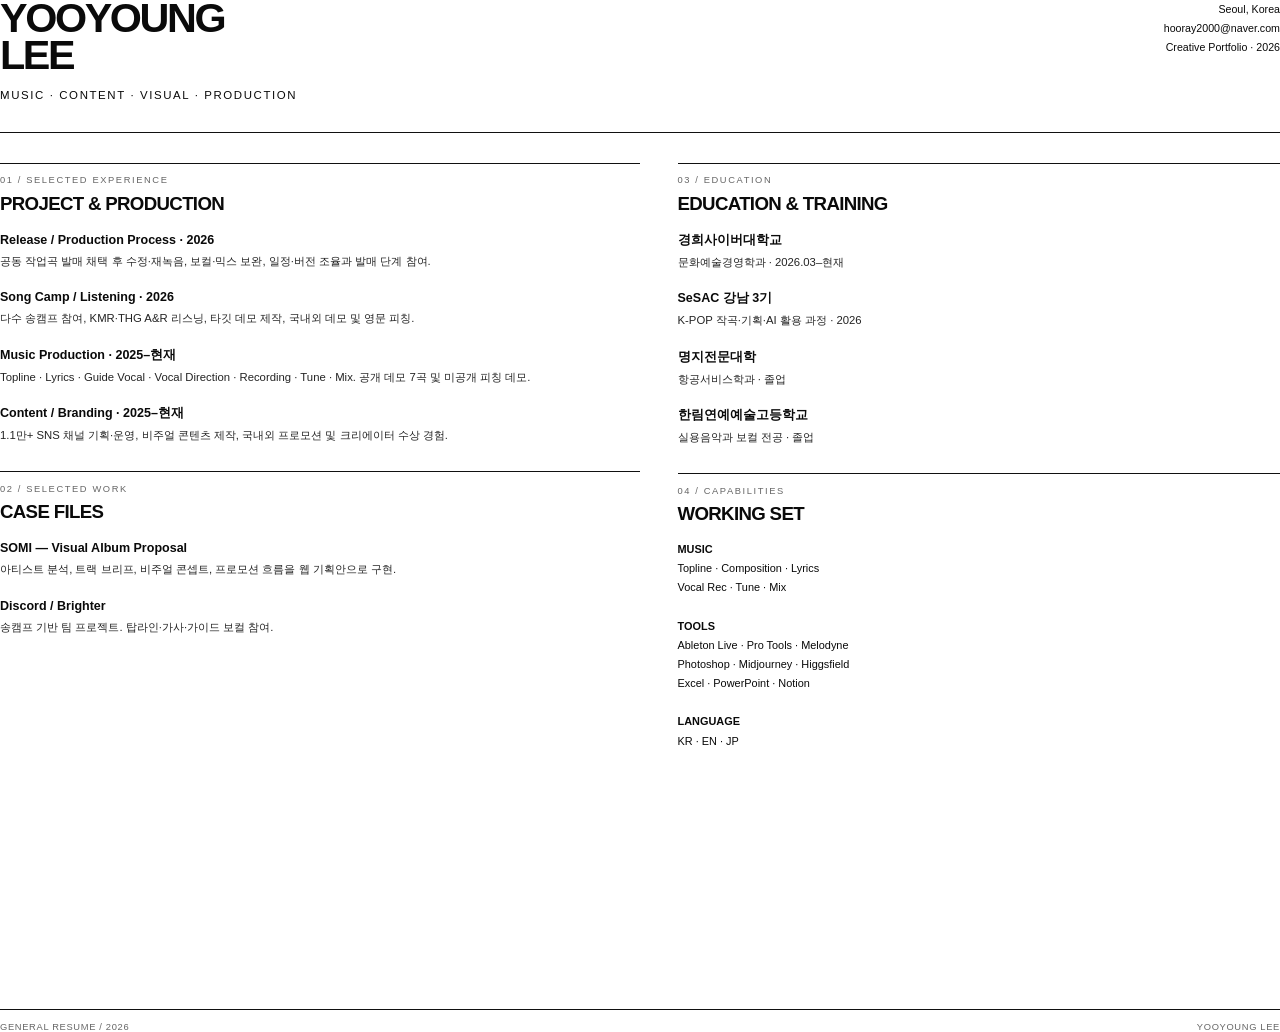
<file: assets/docs/resume.html>
<!doctype html><html lang="ko"><head><meta charset="utf-8"><style>
@page{size:A4;margin:12mm}*{box-sizing:border-box}body{margin:0;font-family:"Noto Sans CJK KR","Apple SD Gothic Neo",sans-serif;color:#0a0a0a;background:#fff} .page{min-height:273mm;display:flex;flex-direction:column}.top{display:flex;justify-content:space-between;align-items:flex-start;border-bottom:1.5px solid #111;padding-bottom:8mm}.name{font-size:31pt;line-height:.9;font-weight:900;letter-spacing:-1.8pt}.sub{font-size:8.6pt;letter-spacing:1.2pt;margin-top:4mm}.contact{font-size:8pt;line-height:1.8;text-align:right}.grid{display:grid;grid-template-columns:1.03fr .97fr;gap:10mm;margin-top:8mm}.sec{border-top:1px solid #111;padding-top:3mm;margin-bottom:7mm}.k{font-size:7pt;letter-spacing:1.2pt;color:#666}.sec h2{font-size:14pt;margin:2mm 0 4mm;letter-spacing:-.5pt}.item{margin-bottom:4.5mm}.item b{font-size:9.4pt}.item p{font-size:8.5pt;line-height:1.55;margin:1.3mm 0 0;color:#242424}.tags{font-size:8.2pt;line-height:1.75}.foot{margin-top:auto;border-top:1px solid #111;padding-top:3mm;display:flex;justify-content:space-between;font-size:7pt;letter-spacing:.5pt;color:#666}
</style></head><body><div class="page"><div class="top"><div><div class="name">YOOYOUNG<br>LEE</div><div class="sub">MUSIC · CONTENT · VISUAL · PRODUCTION</div></div><div class="contact">Seoul, Korea<br>hooray2000@naver.com<br>Creative Portfolio · 2026</div></div><div class="grid"><div><section class="sec"><div class="k">01 / SELECTED EXPERIENCE</div><h2>PROJECT & PRODUCTION</h2><div class="item"><b>Release / Production Process · 2026</b><p>공동 작업곡 발매 채택 후 수정·재녹음, 보컬·믹스 보완, 일정·버전 조율과 발매 단계 참여.</p></div><div class="item"><b>Song Camp / Listening · 2026</b><p>다수 송캠프 참여, KMR·THG A&R 리스닝, 타깃 데모 제작, 국내외 데모 및 영문 피칭.</p></div><div class="item"><b>Music Production · 2025–현재</b><p>Topline · Lyrics · Guide Vocal · Vocal Direction · Recording · Tune · Mix. 공개 데모 7곡 및 미공개 피칭 데모.</p></div><div class="item"><b>Content / Branding · 2025–현재</b><p>1.1만+ SNS 채널 기획·운영, 비주얼 콘텐츠 제작, 국내외 프로모션 및 크리에이터 수상 경험.</p></div></section><section class="sec"><div class="k">02 / SELECTED WORK</div><h2>CASE FILES</h2><div class="item"><b>SOMI — Visual Album Proposal</b><p>아티스트 분석, 트랙 브리프, 비주얼 콘셉트, 프로모션 흐름을 웹 기획안으로 구현.</p></div><div class="item"><b>Discord / Brighter</b><p>송캠프 기반 팀 프로젝트. 탑라인·가사·가이드 보컬 참여.</p></div></section></div><div><section class="sec"><div class="k">03 / EDUCATION</div><h2>EDUCATION & TRAINING</h2><div class="item"><b>경희사이버대학교</b><p>문화예술경영학과 · 2026.03–현재</p></div><div class="item"><b>SeSAC 강남 3기</b><p>K-POP 작곡·기획·AI 활용 과정 · 2026</p></div><div class="item"><b>명지전문대학</b><p>항공서비스학과 · 졸업</p></div><div class="item"><b>한림연예예술고등학교</b><p>실용음악과 보컬 전공 · 졸업</p></div></section><section class="sec"><div class="k">04 / CAPABILITIES</div><h2>WORKING SET</h2><div class="tags"><b>MUSIC</b><br>Topline · Composition · Lyrics<br>Vocal Rec · Tune · Mix<br><br><b>TOOLS</b><br>Ableton Live · Pro Tools · Melodyne<br>Photoshop · Midjourney · Higgsfield<br>Excel · PowerPoint · Notion<br><br><b>LANGUAGE</b><br>KR · EN · JP</div></section></div></div><div class="foot"><span>GENERAL RESUME / 2026</span><span>YOOYOUNG LEE</span></div></div></body></html>
</file>
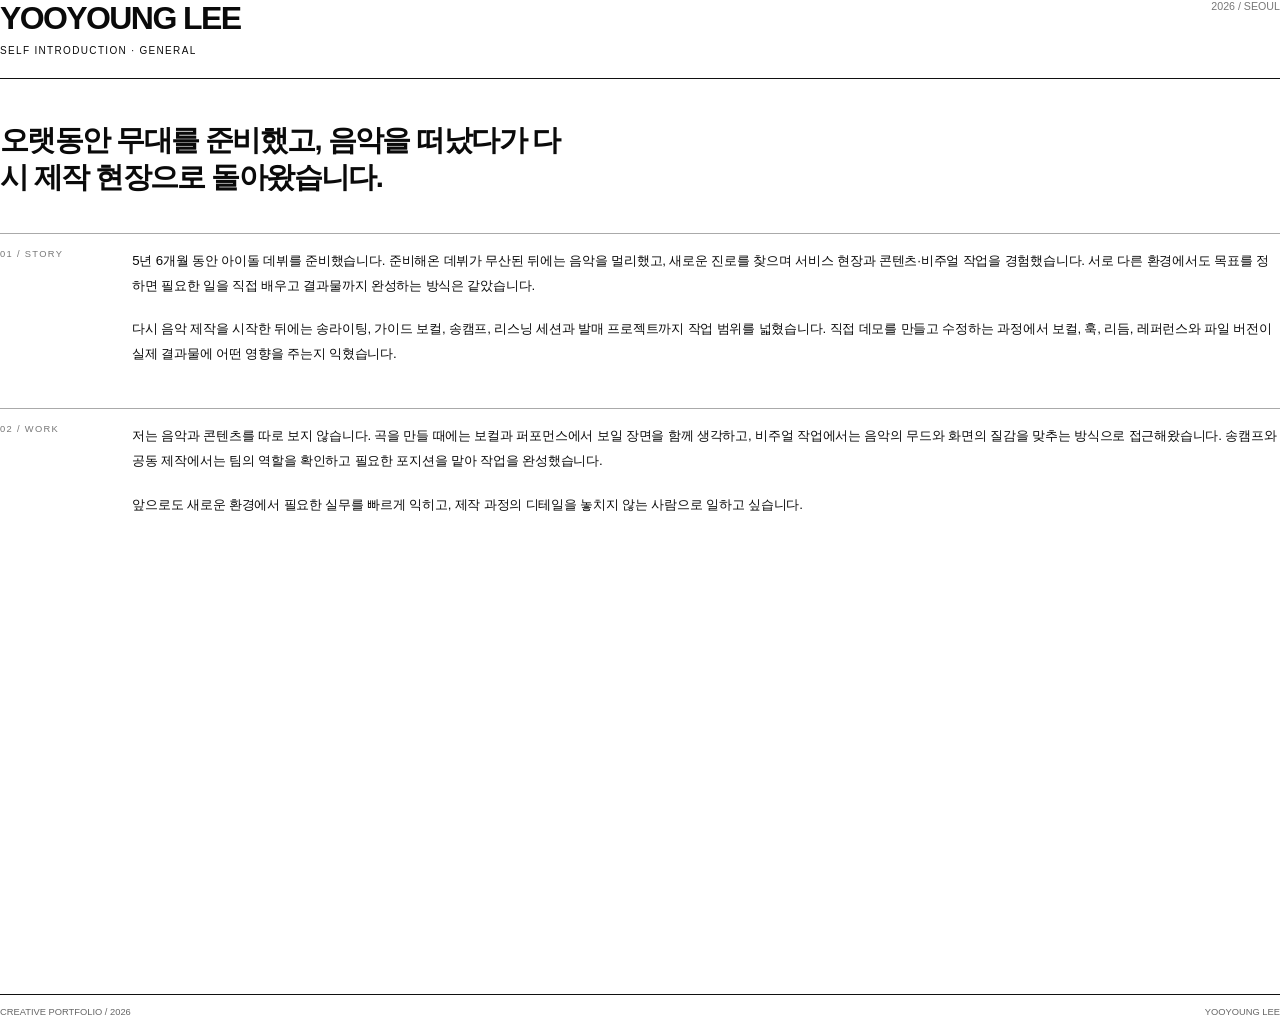
<file: assets/docs/self-introduction.html>
<!doctype html><html lang="ko"><head><meta charset="utf-8"><style>
@page{size:A4;margin:14mm}*{box-sizing:border-box}body{margin:0;font-family:"Noto Sans CJK KR","Apple SD Gothic Neo",sans-serif;color:#0a0a0a}.page{min-height:269mm;display:flex;flex-direction:column}.top{display:flex;justify-content:space-between;border-bottom:1.5px solid #111;padding-bottom:6mm}.name{font-size:24pt;font-weight:900;letter-spacing:-1.2pt}.tag{font-size:7.5pt;letter-spacing:1pt;margin-top:2mm}.num{font-size:8pt;color:#777}.lead{font-size:22pt;line-height:1.27;font-weight:800;letter-spacing:-1.2pt;margin:11mm 0 10mm;max-width:155mm}.body{display:grid;grid-template-columns:28mm 1fr;gap:7mm;border-top:1px solid #aaa;padding-top:4mm}.body+.body{margin-top:6mm}.label{font-size:7pt;letter-spacing:1pt;color:#777}.text{font-size:10pt;line-height:1.85;letter-spacing:-.15pt}.text p{margin:0 0 5mm}.foot{margin-top:auto;border-top:1px solid #111;padding-top:3mm;display:flex;justify-content:space-between;font-size:7pt;color:#666}
</style></head><body><div class="page"><div class="top"><div><div class="name">YOOYOUNG LEE</div><div class="tag">SELF INTRODUCTION · GENERAL</div></div><div class="num">2026 / SEOUL</div></div><div class="lead">오랫동안 무대를 준비했고, 음악을 떠났다가 다시 제작 현장으로 돌아왔습니다.</div><div class="body"><div class="label">01 / STORY</div><div class="text"><p>5년 6개월 동안 아이돌 데뷔를 준비했습니다. 준비해온 데뷔가 무산된 뒤에는 음악을 멀리했고, 새로운 진로를 찾으며 서비스 현장과 콘텐츠·비주얼 작업을 경험했습니다. 서로 다른 환경에서도 목표를 정하면 필요한 일을 직접 배우고 결과물까지 완성하는 방식은 같았습니다.</p><p>다시 음악 제작을 시작한 뒤에는 송라이팅, 가이드 보컬, 송캠프, 리스닝 세션과 발매 프로젝트까지 작업 범위를 넓혔습니다. 직접 데모를 만들고 수정하는 과정에서 보컬, 훅, 리듬, 레퍼런스와 파일 버전이 실제 결과물에 어떤 영향을 주는지 익혔습니다.</p></div></div><div class="body"><div class="label">02 / WORK</div><div class="text"><p>저는 음악과 콘텐츠를 따로 보지 않습니다. 곡을 만들 때에는 보컬과 퍼포먼스에서 보일 장면을 함께 생각하고, 비주얼 작업에서는 음악의 무드와 화면의 질감을 맞추는 방식으로 접근해왔습니다. 송캠프와 공동 제작에서는 팀의 역할을 확인하고 필요한 포지션을 맡아 작업을 완성했습니다.</p><p>앞으로도 새로운 환경에서 필요한 실무를 빠르게 익히고, 제작 과정의 디테일을 놓치지 않는 사람으로 일하고 싶습니다.</p></div></div><div class="foot"><span>CREATIVE PORTFOLIO / 2026</span><span>YOOYOUNG LEE</span></div></div></body></html>
</file>
